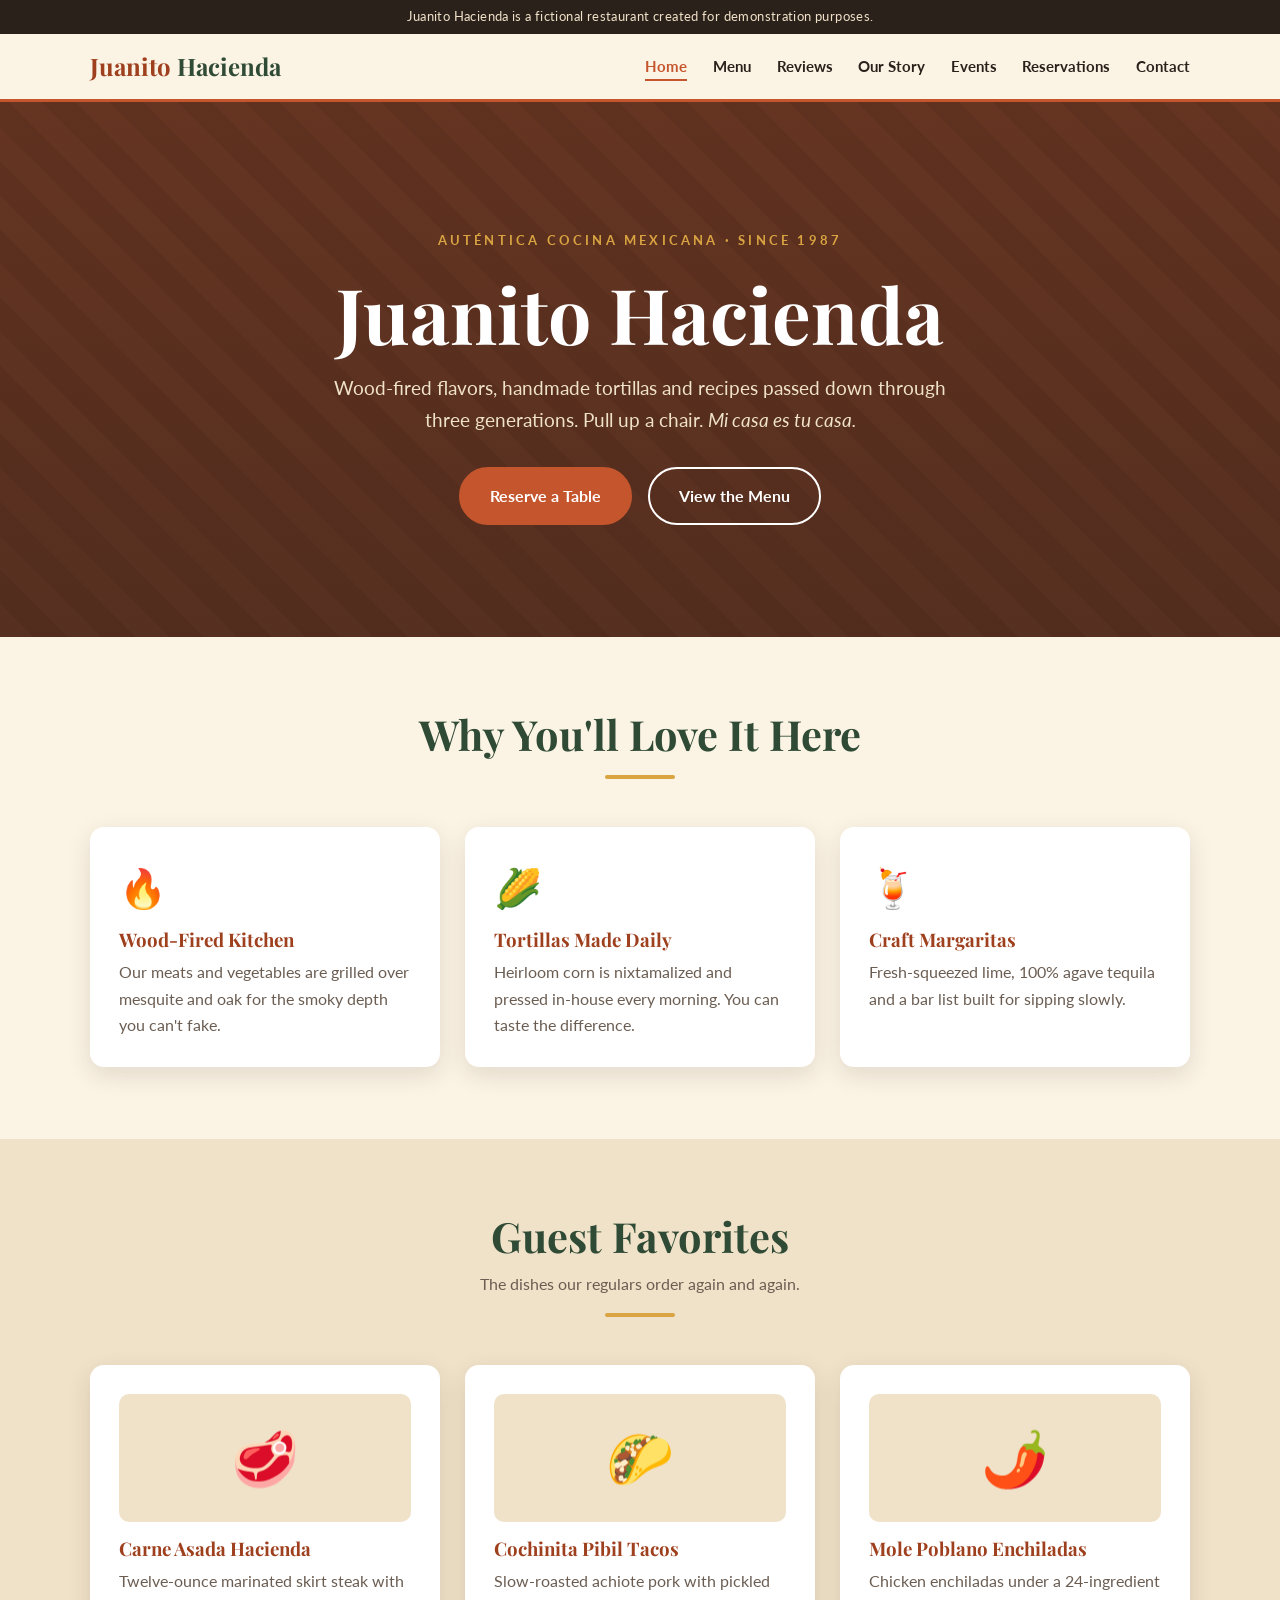
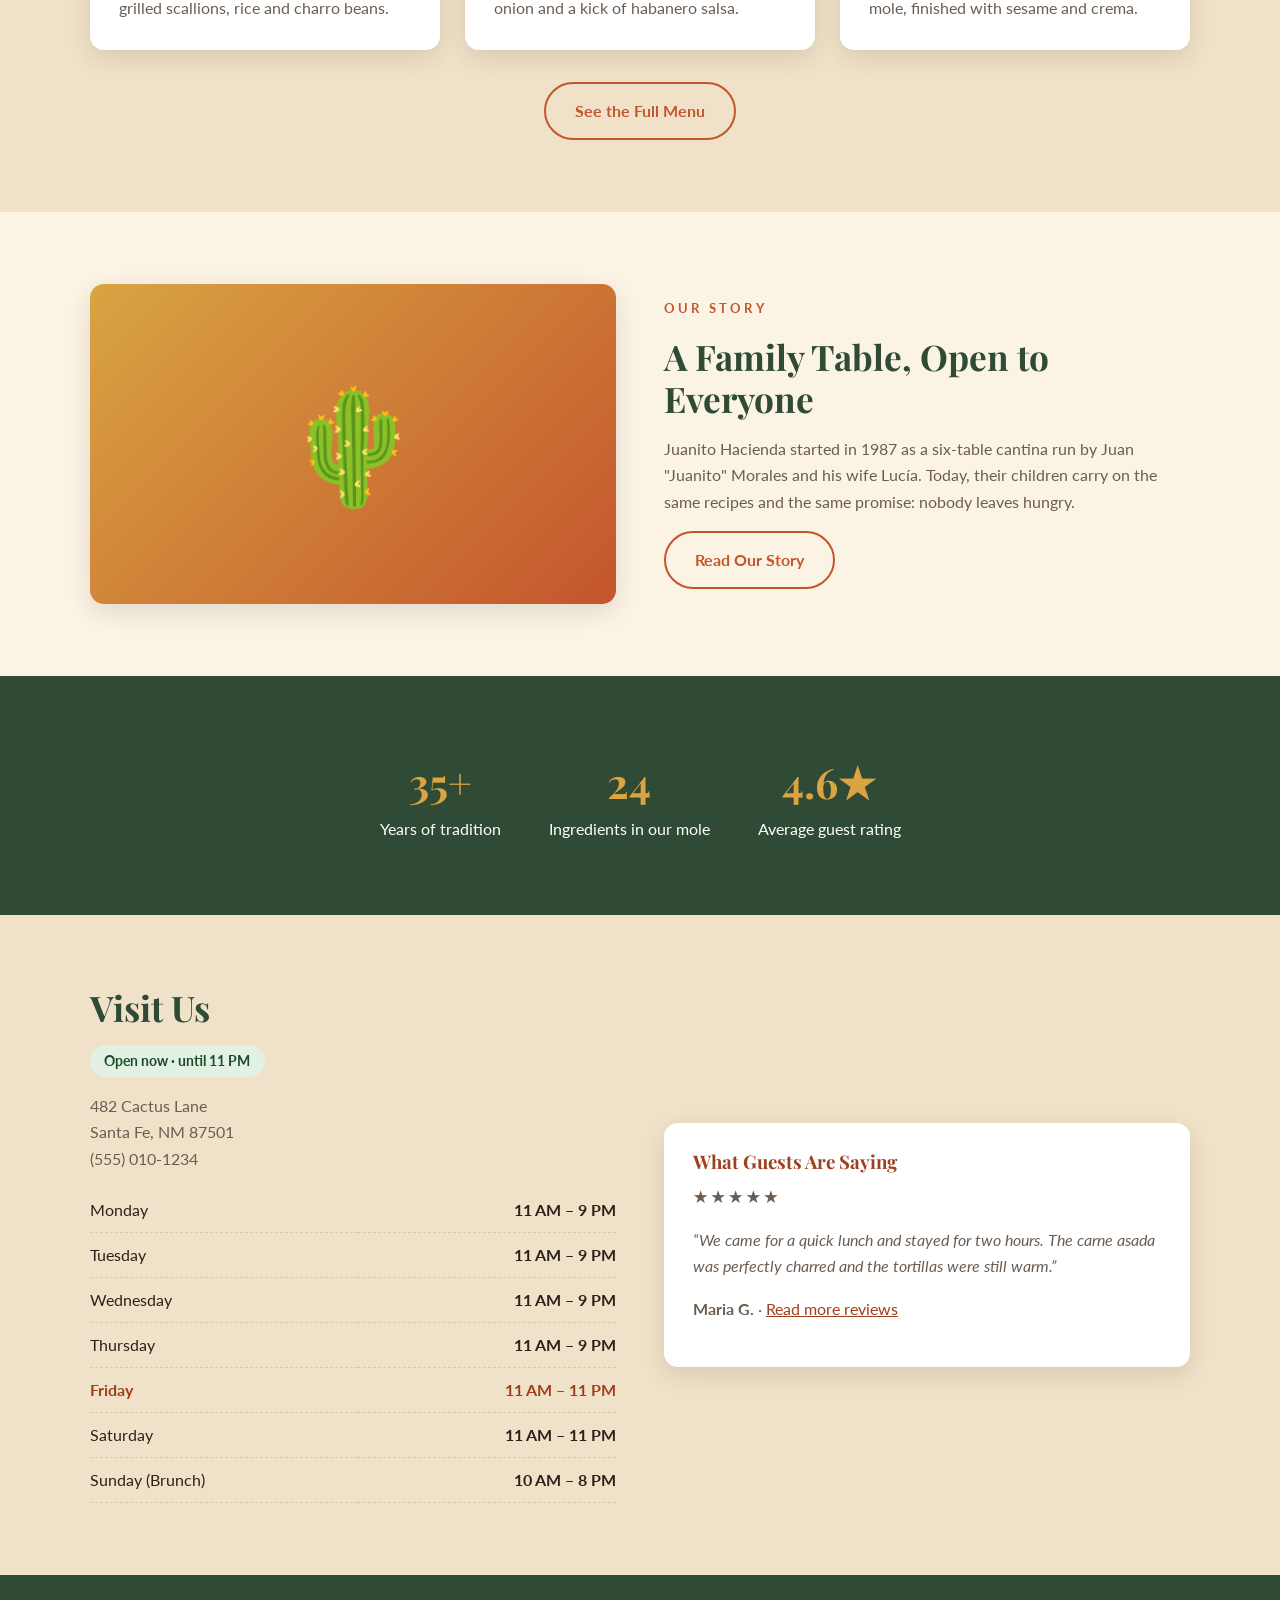
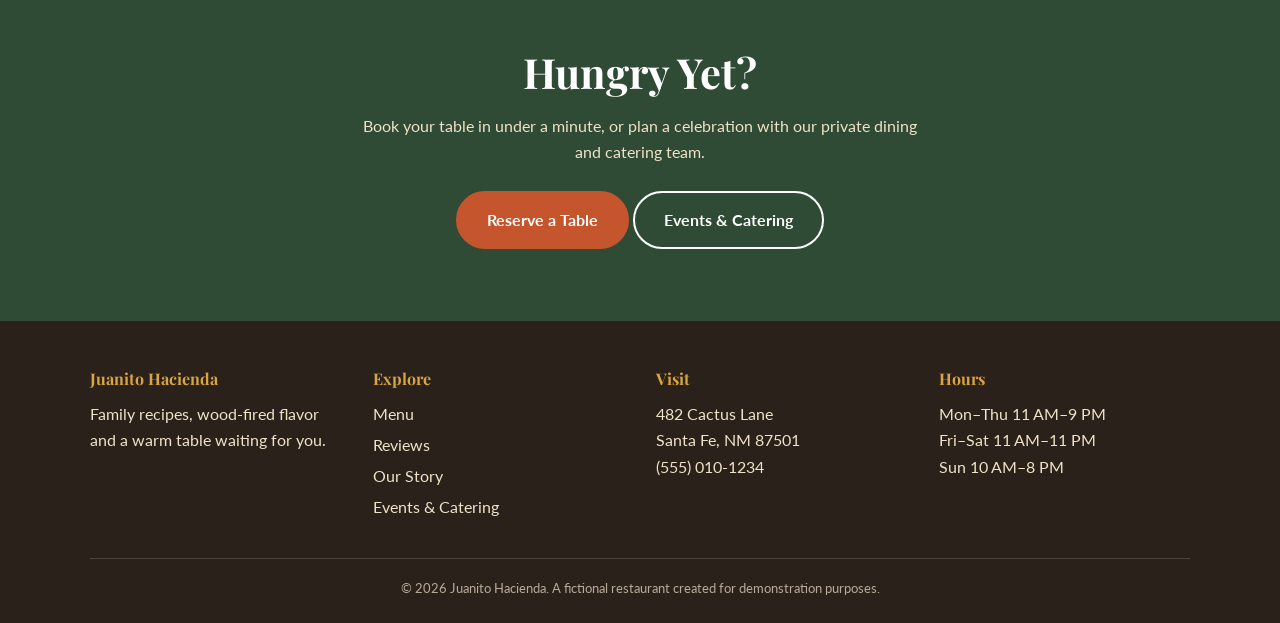
<file: index.html>
<!DOCTYPE html>
<html lang="en">
<head>
  <meta charset="UTF-8">
  <meta name="viewport" content="width=device-width, initial-scale=1.0">
  <title>Juanito Hacienda | Authentic Mexican Kitchen</title>
  <meta name="description" content="Juanito Hacienda serves wood-fired Mexican classics, handmade tortillas and family recipes. A fictional restaurant demo site.">
  <link rel="preconnect" href="https://fonts.googleapis.com">
  <link rel="preconnect" href="https://fonts.gstatic.com" crossorigin>
  <link href="https://fonts.googleapis.com/css2?family=Lato:wght@400;700&family=Playfair+Display:wght@600;700&display=swap" rel="stylesheet">
  <link rel="stylesheet" href="css/style.css">
  <link rel="icon" href="data:image/svg+xml,%3Csvg xmlns='http://www.w3.org/2000/svg' viewBox='0 0 100 100'%3E%3Ctext y='.9em' font-size='90'%3E🌮%3C/text%3E%3C/svg%3E">
  <script src="js/main.js" defer></script>
</head>
<body>
  <div class="demo-banner">Juanito Hacienda is a fictional restaurant created for demonstration purposes.</div>
  <header>
    <div class="container nav">
      <a class="logo" href="index.html">Juanito <span>Hacienda</span></a>
      <button class="menu-toggle" aria-label="Toggle navigation" aria-expanded="false" aria-controls="nav-links">☰</button>
      <ul id="nav-links">
        <li><a href="index.html">Home</a></li>
        <li><a href="menu.html">Menu</a></li>
        <li><a href="reviews.html">Reviews</a></li>
        <li><a href="about.html">Our Story</a></li>
        <li><a href="events.html">Events</a></li>
        <li><a href="reservations.html">Reservations</a></li>
        <li><a href="contact.html">Contact</a></li>
      </ul>
    </div>
  </header>

  <main>
    <section class="hero">
      <div class="container">
        <p class="eyebrow">Auténtica Cocina Mexicana · Since 1987</p>
        <h1>Juanito Hacienda</h1>
        <p class="tag">Wood-fired flavors, handmade tortillas and recipes passed down through three generations. Pull up a chair. <em>Mi casa es tu casa.</em></p>
        <div class="actions">
          <a class="btn" href="reservations.html">Reserve a Table</a>
          <a class="btn outline" href="menu.html">View the Menu</a>
        </div>
      </div>
    </section>

    <section>
      <div class="container">
        <div class="section-title reveal">
          <h2>Why You'll Love It Here</h2>
          <div class="divider"></div>
        </div>
        <div class="grid three">
          <div class="card reveal">
            <div class="icon">🔥</div>
            <h3>Wood-Fired Kitchen</h3>
            <p>Our meats and vegetables are grilled over mesquite and oak for the smoky depth you can't fake.</p>
          </div>
          <div class="card reveal">
            <div class="icon">🌽</div>
            <h3>Tortillas Made Daily</h3>
            <p>Heirloom corn is nixtamalized and pressed in-house every morning. You can taste the difference.</p>
          </div>
          <div class="card reveal">
            <div class="icon">🍹</div>
            <h3>Craft Margaritas</h3>
            <p>Fresh-squeezed lime, 100% agave tequila and a bar list built for sipping slowly.</p>
          </div>
        </div>
      </div>
    </section>

    <section class="alt">
      <div class="container">
        <div class="section-title reveal">
          <h2>Guest Favorites</h2>
          <p>The dishes our regulars order again and again.</p>
          <div class="divider"></div>
        </div>
        <div class="grid three">
          <div class="card reveal">
            <div class="dish-art">🥩</div>
            <h3>Carne Asada Hacienda</h3>
            <p>Twelve-ounce marinated skirt steak with grilled scallions, rice and charro beans.</p>
          </div>
          <div class="card reveal">
            <div class="dish-art">🌮</div>
            <h3>Cochinita Pibil Tacos</h3>
            <p>Slow-roasted achiote pork with pickled onion and a kick of habanero salsa.</p>
          </div>
          <div class="card reveal">
            <div class="dish-art">🌶️</div>
            <h3>Mole Poblano Enchiladas</h3>
            <p>Chicken enchiladas under a 24-ingredient mole, finished with sesame and crema.</p>
          </div>
        </div>
        <p class="center mt"><a class="btn dark-outline" href="menu.html">See the Full Menu</a></p>
      </div>
    </section>

    <section>
      <div class="container split">
        <div class="art-block reveal" role="img" aria-label="Decorative sun and cactus">🌵</div>
        <div class="reveal">
          <p class="eyebrow" style="color: var(--terracotta);">Our Story</p>
          <h2>A Family Table, Open to Everyone</h2>
          <p>Juanito Hacienda started in 1987 as a six-table cantina run by Juan "Juanito" Morales and his wife Lucía. Today, their children carry on the same recipes and the same promise: nobody leaves hungry.</p>
          <a class="btn dark-outline" href="about.html">Read Our Story</a>
        </div>
      </div>
    </section>

    <section class="green-band">
      <div class="container">
        <div class="stat-row">
          <div class="stat reveal"><strong>35+</strong>Years of tradition</div>
          <div class="stat reveal"><strong>24</strong>Ingredients in our mole</div>
          <div class="stat reveal"><strong>4.6★</strong>Average guest rating</div>
        </div>
      </div>
    </section>

    <section class="alt">
      <div class="container split">
        <div class="reveal">
          <h2>Visit Us</h2>
          <p><span id="open-status"></span></p>
          <p>482 Cactus Lane<br>Santa Fe, NM 87501<br>(555) 010-1234</p>
          <table class="hours-table" aria-label="Opening hours">
            <tr data-day="1"><td>Monday</td><td>11 AM – 9 PM</td></tr>
            <tr data-day="2"><td>Tuesday</td><td>11 AM – 9 PM</td></tr>
            <tr data-day="3"><td>Wednesday</td><td>11 AM – 9 PM</td></tr>
            <tr data-day="4"><td>Thursday</td><td>11 AM – 9 PM</td></tr>
            <tr data-day="5"><td>Friday</td><td>11 AM – 11 PM</td></tr>
            <tr data-day="6"><td>Saturday</td><td>11 AM – 11 PM</td></tr>
            <tr data-day="0"><td>Sunday (Brunch)</td><td>10 AM – 8 PM</td></tr>
          </table>
        </div>
        <div class="card reveal">
          <h3>What Guests Are Saying</h3>
          <p class="stars">★★★★★</p>
          <p><em>“We came for a quick lunch and stayed for two hours. The carne asada was perfectly charred and the tortillas were still warm.”</em></p>
          <p><strong>Maria G.</strong> · <a href="reviews.html">Read more reviews</a></p>
        </div>
      </div>
    </section>

    <section class="green-band cta">
      <div class="container">
        <h2>Hungry Yet?</h2>
        <p>Book your table in under a minute, or plan a celebration with our private dining and catering team.</p>
        <a class="btn" href="reservations.html">Reserve a Table</a>
        <a class="btn outline" href="events.html">Events &amp; Catering</a>
      </div>
    </section>
  </main>

  <footer>
    <div class="container">
      <div class="footer-grid">
        <div><h4>Juanito Hacienda</h4><p>Family recipes, wood-fired flavor and a warm table waiting for you.</p></div>
        <div><h4>Explore</h4><a href="menu.html">Menu</a><a href="reviews.html">Reviews</a><a href="about.html">Our Story</a><a href="events.html">Events &amp; Catering</a></div>
        <div><h4>Visit</h4><p>482 Cactus Lane<br>Santa Fe, NM 87501</p><p>(555) 010-1234</p></div>
        <div><h4>Hours</h4><p>Mon–Thu 11 AM–9 PM<br>Fri–Sat 11 AM–11 PM<br>Sun 10 AM–8 PM</p></div>
      </div>
      <div class="footer-bottom">© <span class="year"></span> Juanito Hacienda. A fictional restaurant created for demonstration purposes.</div>
    </div>
  </footer>
</body>
</html>
</file>
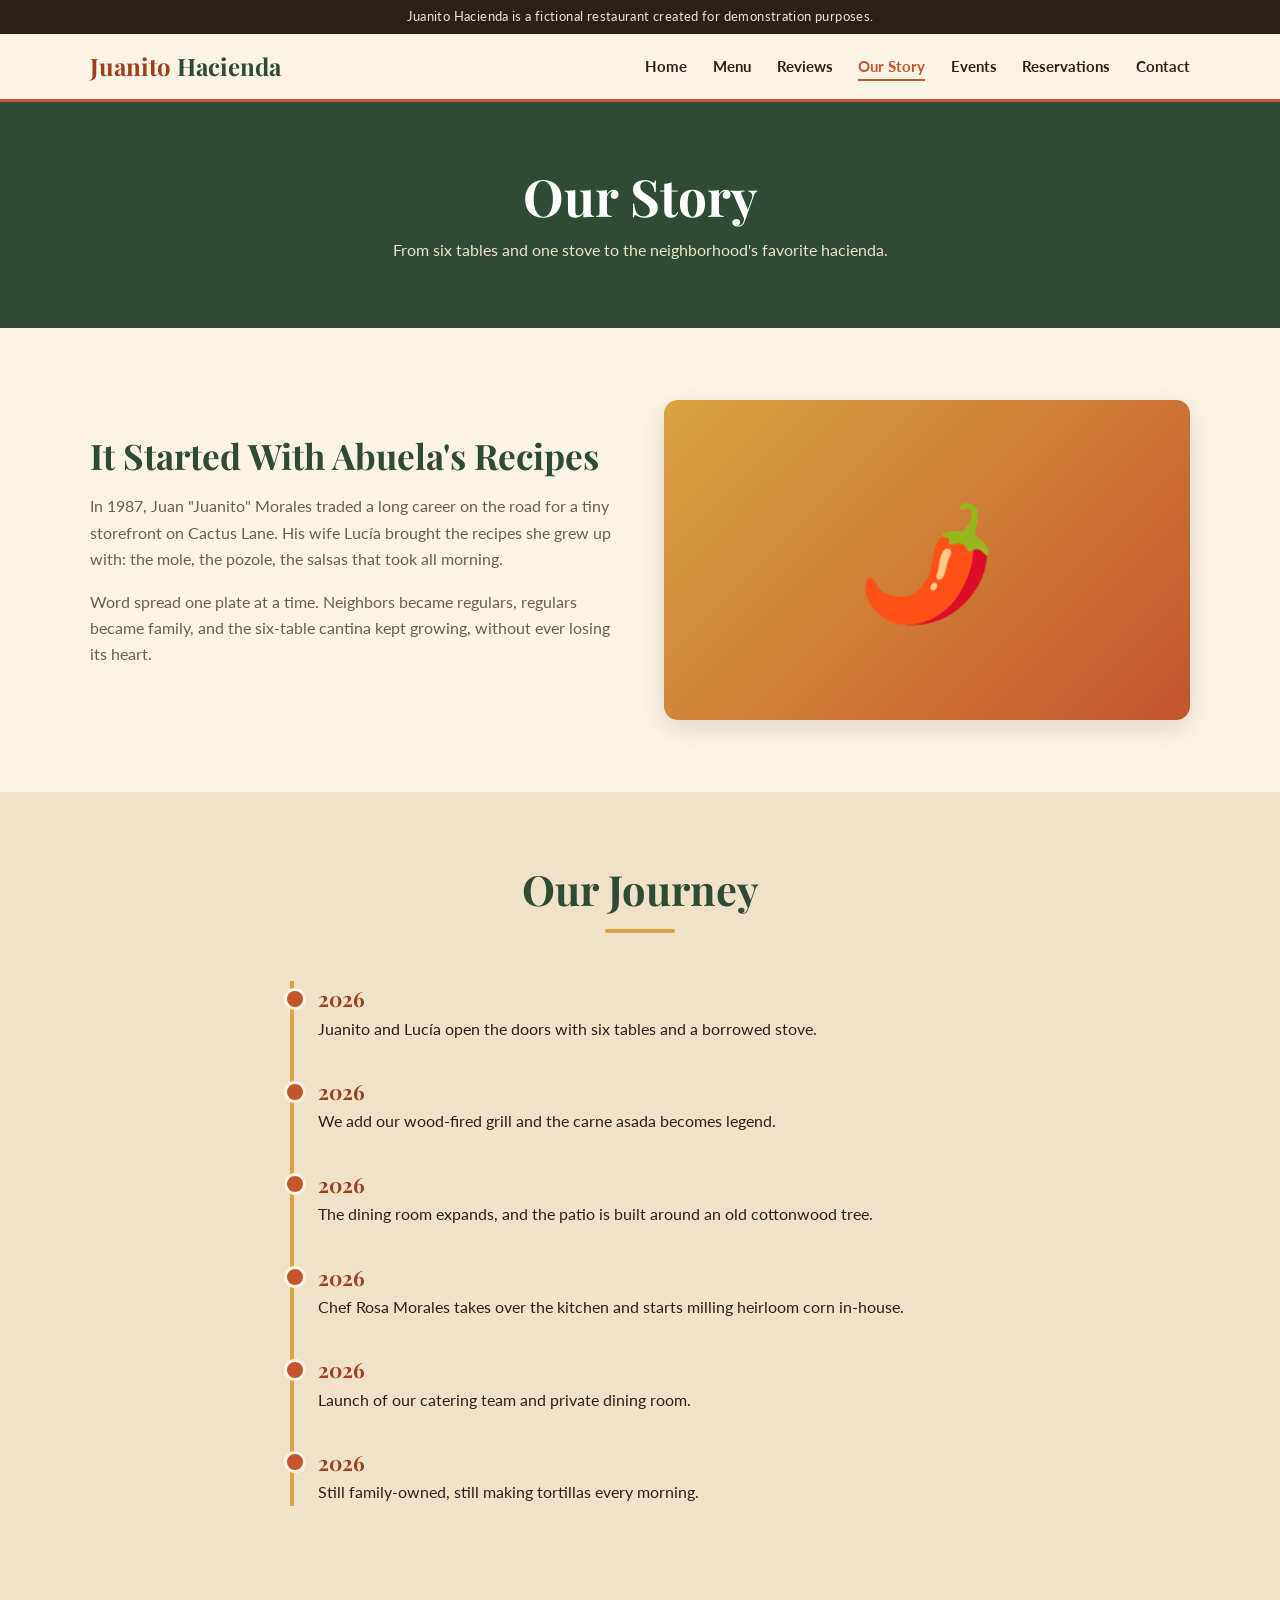
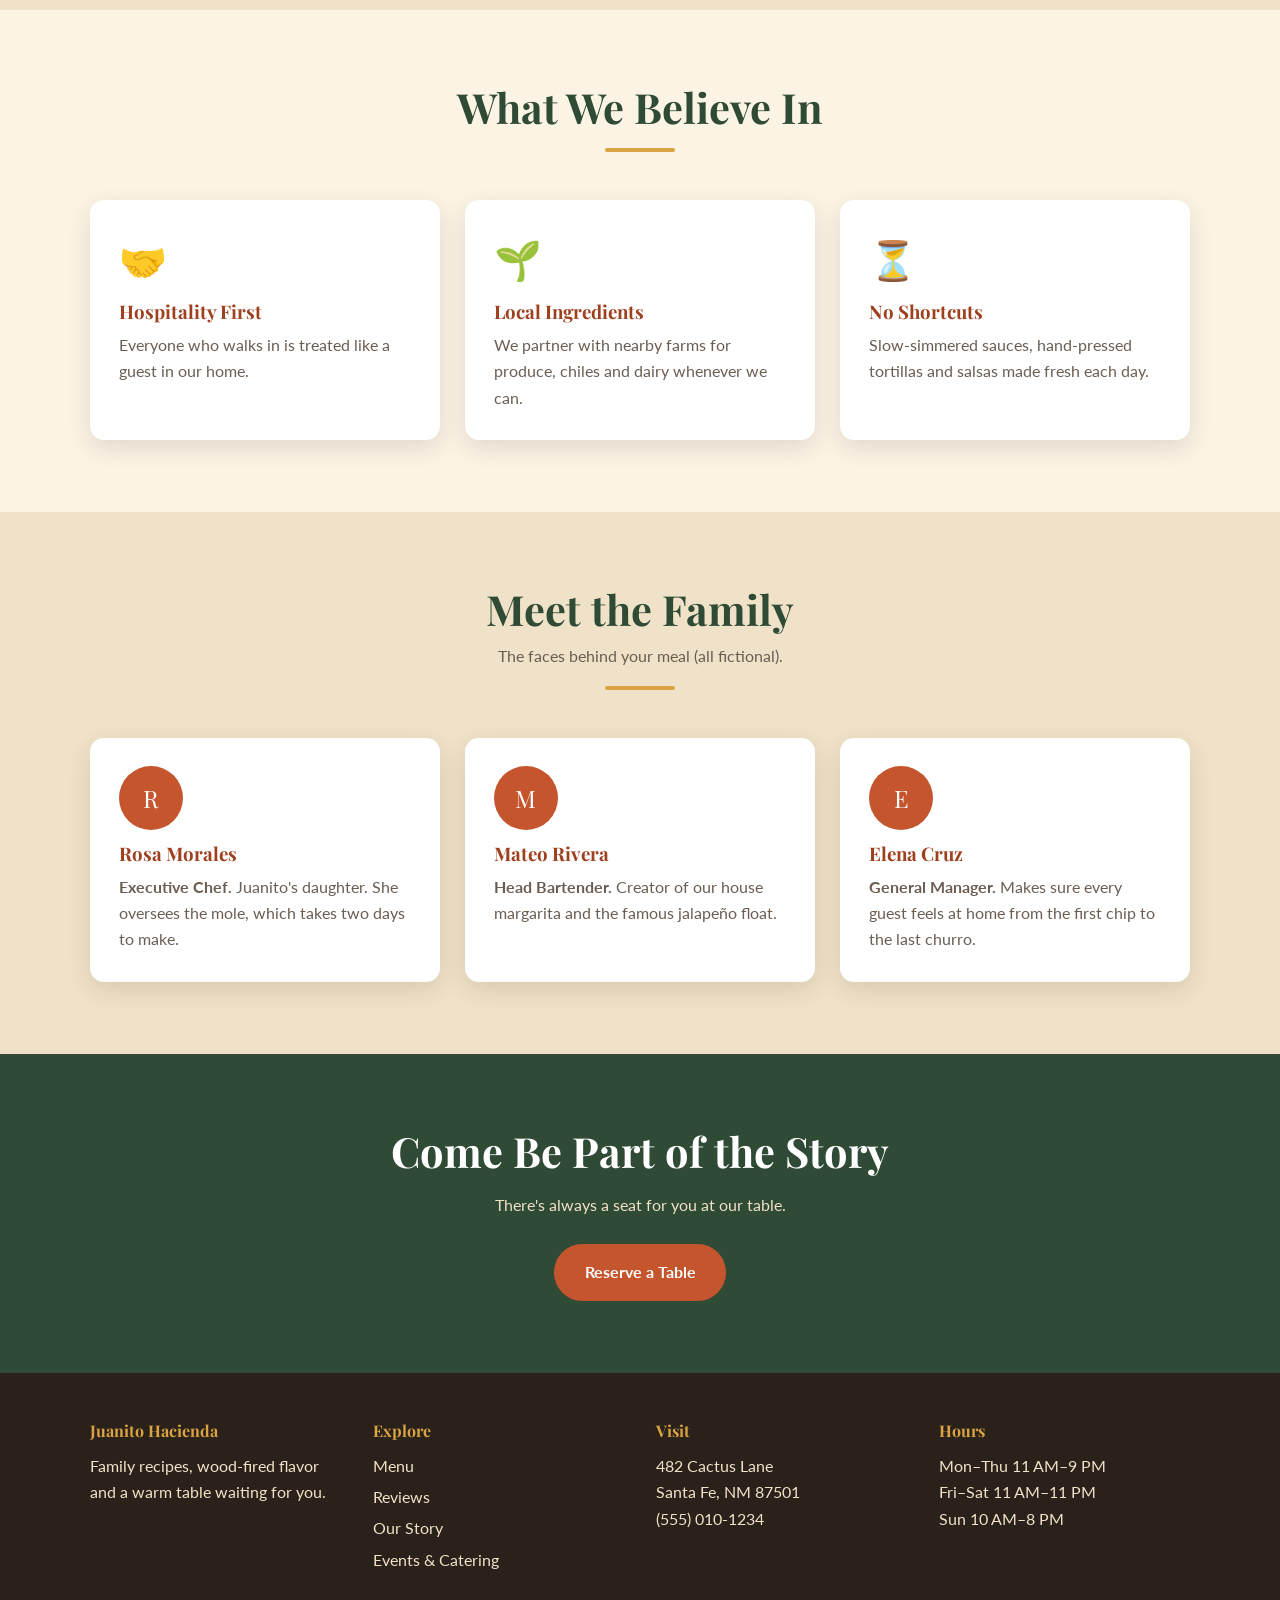
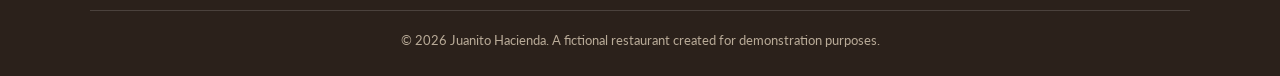
<file: about.html>
<!DOCTYPE html>
<html lang="en">
<head>
  <meta charset="UTF-8">
  <meta name="viewport" content="width=device-width, initial-scale=1.0">
  <title>Our Story | Juanito Hacienda</title>
  <meta name="description" content="The story of Juanito Hacienda: a family cantina that grew into a neighborhood favorite.">
  <link rel="preconnect" href="https://fonts.googleapis.com">
  <link rel="preconnect" href="https://fonts.gstatic.com" crossorigin>
  <link href="https://fonts.googleapis.com/css2?family=Lato:wght@400;700&family=Playfair+Display:wght@600;700&display=swap" rel="stylesheet">
  <link rel="stylesheet" href="css/style.css">
  <link rel="icon" href="data:image/svg+xml,%3Csvg xmlns='http://www.w3.org/2000/svg' viewBox='0 0 100 100'%3E%3Ctext y='.9em' font-size='90'%3E🌮%3C/text%3E%3C/svg%3E">
  <script src="js/main.js" defer></script>
</head>
<body>
  <div class="demo-banner">Juanito Hacienda is a fictional restaurant created for demonstration purposes.</div>
  <header>
    <div class="container nav">
      <a class="logo" href="index.html">Juanito <span>Hacienda</span></a>
      <button class="menu-toggle" aria-label="Toggle navigation" aria-expanded="false" aria-controls="nav-links">☰</button>
      <ul id="nav-links">
        <li><a href="index.html">Home</a></li>
        <li><a href="menu.html">Menu</a></li>
        <li><a href="reviews.html">Reviews</a></li>
        <li><a href="about.html">Our Story</a></li>
        <li><a href="events.html">Events</a></li>
        <li><a href="reservations.html">Reservations</a></li>
        <li><a href="contact.html">Contact</a></li>
      </ul>
    </div>
  </header>

  <main>
    <section class="page-hero">
      <div class="container">
        <h1>Our Story</h1>
        <p>From six tables and one stove to the neighborhood's favorite hacienda.</p>
      </div>
    </section>

    <section>
      <div class="container split">
        <div class="reveal">
          <h2>It Started With Abuela's Recipes</h2>
          <p>In 1987, Juan "Juanito" Morales traded a long career on the road for a tiny storefront on Cactus Lane. His wife Lucía brought the recipes she grew up with: the mole, the pozole, the salsas that took all morning.</p>
          <p>Word spread one plate at a time. Neighbors became regulars, regulars became family, and the six-table cantina kept growing, without ever losing its heart.</p>
        </div>
        <div class="art-block reveal" role="img" aria-label="Decorative chili pepper">🌶️</div>
      </div>
    </section>

    <section class="alt">
      <div class="container">
        <div class="section-title">
          <h2>Our Journey</h2>
          <div class="divider"></div>
        </div>
        <div class="timeline">
          <div class="event reveal"><div class="year">1987</div><p>Juanito and Lucía open the doors with six tables and a borrowed stove.</p></div>
          <div class="event reveal"><div class="year">1994</div><p>We add our wood-fired grill and the carne asada becomes legend.</p></div>
          <div class="event reveal"><div class="year">2003</div><p>The dining room expands, and the patio is built around an old cottonwood tree.</p></div>
          <div class="event reveal"><div class="year">2012</div><p>Chef Rosa Morales takes over the kitchen and starts milling heirloom corn in-house.</p></div>
          <div class="event reveal"><div class="year">2019</div><p>Launch of our catering team and private dining room.</p></div>
          <div class="event reveal"><div class="year">2026</div><p>Still family-owned, still making tortillas every morning.</p></div>
        </div>
      </div>
    </section>

    <section>
      <div class="container">
        <div class="section-title">
          <h2>What We Believe In</h2>
          <div class="divider"></div>
        </div>
        <div class="grid three">
          <div class="card reveal"><div class="icon">🤝</div><h3>Hospitality First</h3><p>Everyone who walks in is treated like a guest in our home.</p></div>
          <div class="card reveal"><div class="icon">🌱</div><h3>Local Ingredients</h3><p>We partner with nearby farms for produce, chiles and dairy whenever we can.</p></div>
          <div class="card reveal"><div class="icon">⏳</div><h3>No Shortcuts</h3><p>Slow-simmered sauces, hand-pressed tortillas and salsas made fresh each day.</p></div>
        </div>
      </div>
    </section>

    <section class="alt">
      <div class="container">
        <div class="section-title">
          <h2>Meet the Family</h2>
          <p>The faces behind your meal (all fictional).</p>
          <div class="divider"></div>
        </div>
        <div class="grid three">
          <div class="card reveal"><div class="avatar">R</div><h3>Rosa Morales</h3><p><strong>Executive Chef.</strong> Juanito's daughter. She oversees the mole, which takes two days to make.</p></div>
          <div class="card reveal"><div class="avatar">M</div><h3>Mateo Rivera</h3><p><strong>Head Bartender.</strong> Creator of our house margarita and the famous jalapeño float.</p></div>
          <div class="card reveal"><div class="avatar">E</div><h3>Elena Cruz</h3><p><strong>General Manager.</strong> Makes sure every guest feels at home from the first chip to the last churro.</p></div>
        </div>
      </div>
    </section>

    <section class="green-band cta">
      <div class="container">
        <h2>Come Be Part of the Story</h2>
        <p>There's always a seat for you at our table.</p>
        <a class="btn" href="reservations.html">Reserve a Table</a>
      </div>
    </section>
  </main>

  <footer>
    <div class="container">
      <div class="footer-grid">
        <div><h4>Juanito Hacienda</h4><p>Family recipes, wood-fired flavor and a warm table waiting for you.</p></div>
        <div><h4>Explore</h4><a href="menu.html">Menu</a><a href="reviews.html">Reviews</a><a href="about.html">Our Story</a><a href="events.html">Events &amp; Catering</a></div>
        <div><h4>Visit</h4><p>482 Cactus Lane<br>Santa Fe, NM 87501</p><p>(555) 010-1234</p></div>
        <div><h4>Hours</h4><p>Mon–Thu 11 AM–9 PM<br>Fri–Sat 11 AM–11 PM<br>Sun 10 AM–8 PM</p></div>
      </div>
      <div class="footer-bottom">© <span class="year"></span> Juanito Hacienda. A fictional restaurant created for demonstration purposes.</div>
    </div>
  </footer>
</body>
</html>
</file>
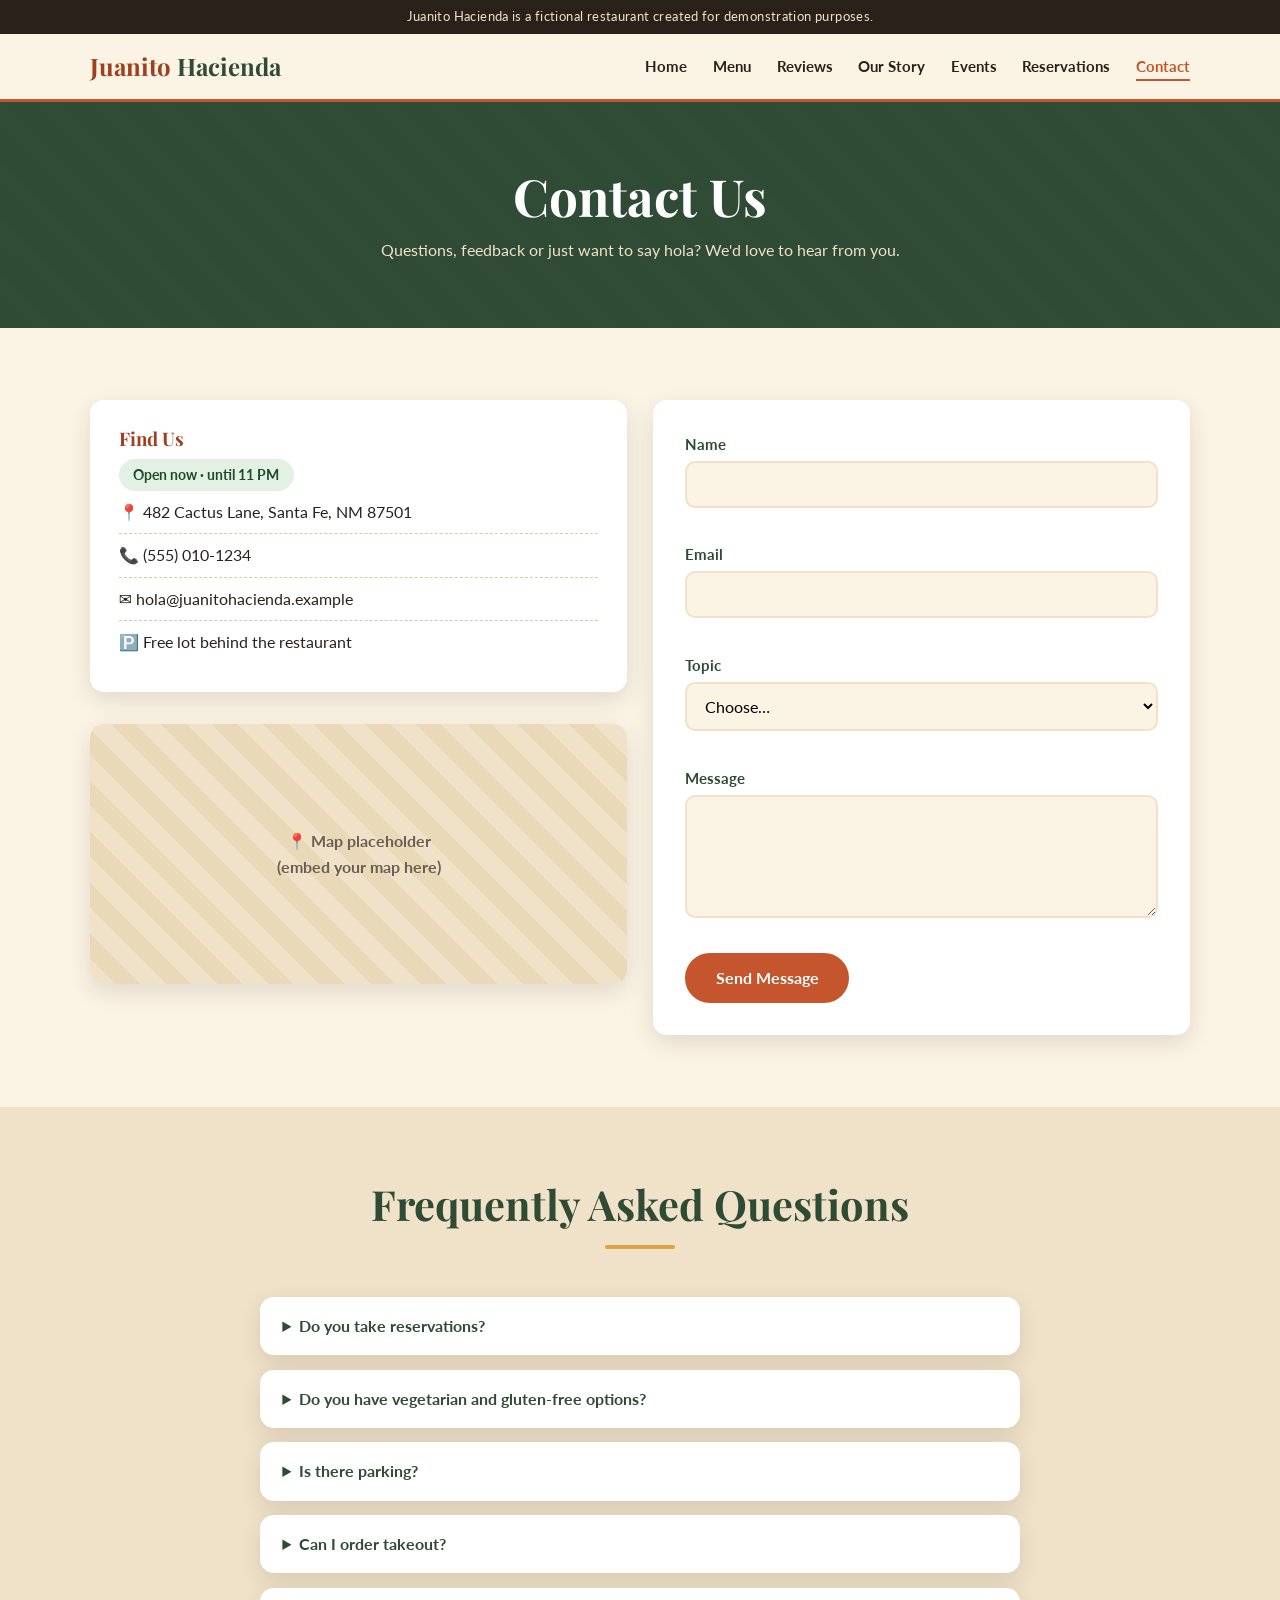
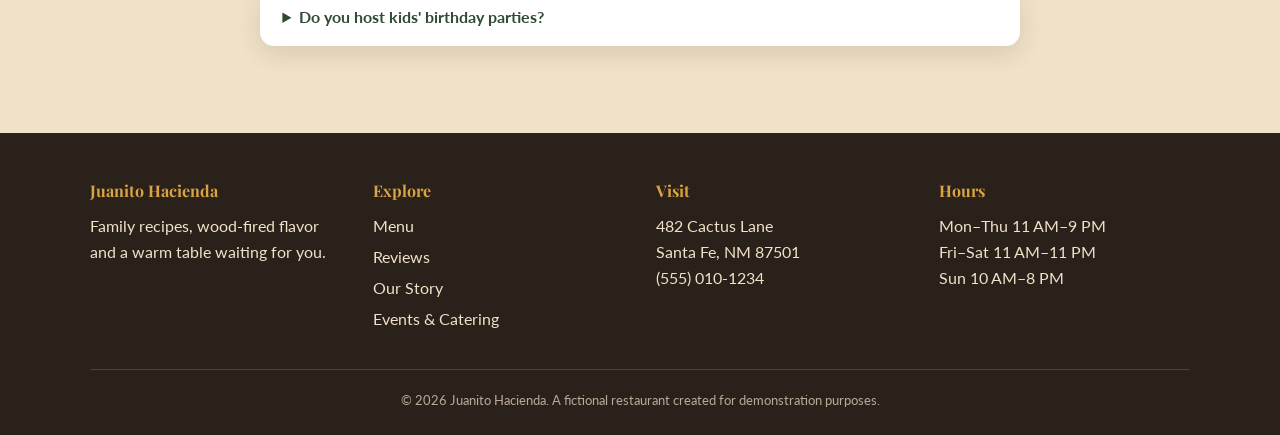
<file: contact.html>
<!DOCTYPE html>
<html lang="en">
<head>
  <meta charset="UTF-8">
  <meta name="viewport" content="width=device-width, initial-scale=1.0">
  <title>Contact | Juanito Hacienda</title>
  <meta name="description" content="Contact Juanito Hacienda: address, phone, hours and answers to common questions.">
  <link rel="preconnect" href="https://fonts.googleapis.com">
  <link rel="preconnect" href="https://fonts.gstatic.com" crossorigin>
  <link href="https://fonts.googleapis.com/css2?family=Lato:wght@400;700&family=Playfair+Display:wght@600;700&display=swap" rel="stylesheet">
  <link rel="stylesheet" href="css/style.css">
  <link rel="icon" href="data:image/svg+xml,%3Csvg xmlns='http://www.w3.org/2000/svg' viewBox='0 0 100 100'%3E%3Ctext y='.9em' font-size='90'%3E🌮%3C/text%3E%3C/svg%3E">
  <script src="js/main.js" defer></script>
</head>
<body>
  <div class="demo-banner">Juanito Hacienda is a fictional restaurant created for demonstration purposes.</div>
  <header>
    <div class="container nav">
      <a class="logo" href="index.html">Juanito <span>Hacienda</span></a>
      <button class="menu-toggle" aria-label="Toggle navigation" aria-expanded="false" aria-controls="nav-links">☰</button>
      <ul id="nav-links">
        <li><a href="index.html">Home</a></li>
        <li><a href="menu.html">Menu</a></li>
        <li><a href="reviews.html">Reviews</a></li>
        <li><a href="about.html">Our Story</a></li>
        <li><a href="events.html">Events</a></li>
        <li><a href="reservations.html">Reservations</a></li>
        <li><a href="contact.html">Contact</a></li>
      </ul>
    </div>
  </header>

  <main>
    <section class="page-hero">
      <div class="container">
        <h1>Contact Us</h1>
        <p>Questions, feedback or just want to say hola? We'd love to hear from you.</p>
      </div>
    </section>

    <section>
      <div class="container">
        <div class="grid two">
          <div>
            <div class="card reveal">
              <h3>Find Us</h3>
              <p><span id="open-status"></span></p>
              <ul class="info-list">
                <li>📍 482 Cactus Lane, Santa Fe, NM 87501</li>
                <li>📞 (555) 010-1234</li>
                <li>✉️ hola@juanitohacienda.example</li>
                <li>🅿️ Free lot behind the restaurant</li>
              </ul>
            </div>
            <div class="map-placeholder mt reveal" role="img" aria-label="Map placeholder">📍 Map placeholder<br>(embed your map here)</div>
          </div>

          <form class="styled" data-demo-form data-success="Thanks! We received your message. (Demo only: nothing was actually sent.)" novalidate style="margin: 0; max-width: none;">
            <div class="field"><label for="c-name">Name</label><input id="c-name" type="text" required autocomplete="name"><span class="error"></span></div>
            <div class="field"><label for="c-email">Email</label><input id="c-email" type="email" required autocomplete="email"><span class="error"></span></div>
            <div class="field">
              <label for="c-topic">Topic</label>
              <select id="c-topic" required>
                <option value="">Choose…</option>
                <option>General question</option>
                <option>Feedback</option>
                <option>Lost &amp; found</option>
                <option>Careers</option>
                <option>Press</option>
              </select>
              <span class="error"></span>
            </div>
            <div class="field"><label for="c-msg">Message</label><textarea id="c-msg" rows="5" required></textarea><span class="error"></span></div>
            <button class="btn" type="submit">Send Message</button>
            <div class="success" role="status"></div>
          </form>
        </div>
      </div>
    </section>

    <section class="alt">
      <div class="container" style="max-width: 760px;">
        <div class="section-title">
          <h2>Frequently Asked Questions</h2>
          <div class="divider"></div>
        </div>
        <details class="faq"><summary>Do you take reservations?</summary><p>Yes! Book online on our reservations page. Walk-ins are always welcome, and the patio is first come, first served.</p></details>
        <details class="faq"><summary>Do you have vegetarian and gluten-free options?</summary><p>Absolutely. Look for the V and GF badges on our menu, and let your server know about any allergies.</p></details>
        <details class="faq"><summary>Is there parking?</summary><p>There is a free lot behind the restaurant, plus street parking on Cactus Lane.</p></details>
        <details class="faq"><summary>Can I order takeout?</summary><p>Yes. Call us at (555) 010-1234 and we'll have it ready in about 20 minutes.</p></details>
        <details class="faq"><summary>Do you host kids' birthday parties?</summary><p>We do! See our <a href="events.html">events page</a> for private dining and party packages.</p></details>
      </div>
    </section>
  </main>

  <footer>
    <div class="container">
      <div class="footer-grid">
        <div><h4>Juanito Hacienda</h4><p>Family recipes, wood-fired flavor and a warm table waiting for you.</p></div>
        <div><h4>Explore</h4><a href="menu.html">Menu</a><a href="reviews.html">Reviews</a><a href="about.html">Our Story</a><a href="events.html">Events &amp; Catering</a></div>
        <div><h4>Visit</h4><p>482 Cactus Lane<br>Santa Fe, NM 87501</p><p>(555) 010-1234</p></div>
        <div><h4>Hours</h4><p>Mon–Thu 11 AM–9 PM<br>Fri–Sat 11 AM–11 PM<br>Sun 10 AM–8 PM</p></div>
      </div>
      <div class="footer-bottom">© <span class="year"></span> Juanito Hacienda. A fictional restaurant created for demonstration purposes.</div>
    </div>
  </footer>
</body>
</html>
</file>
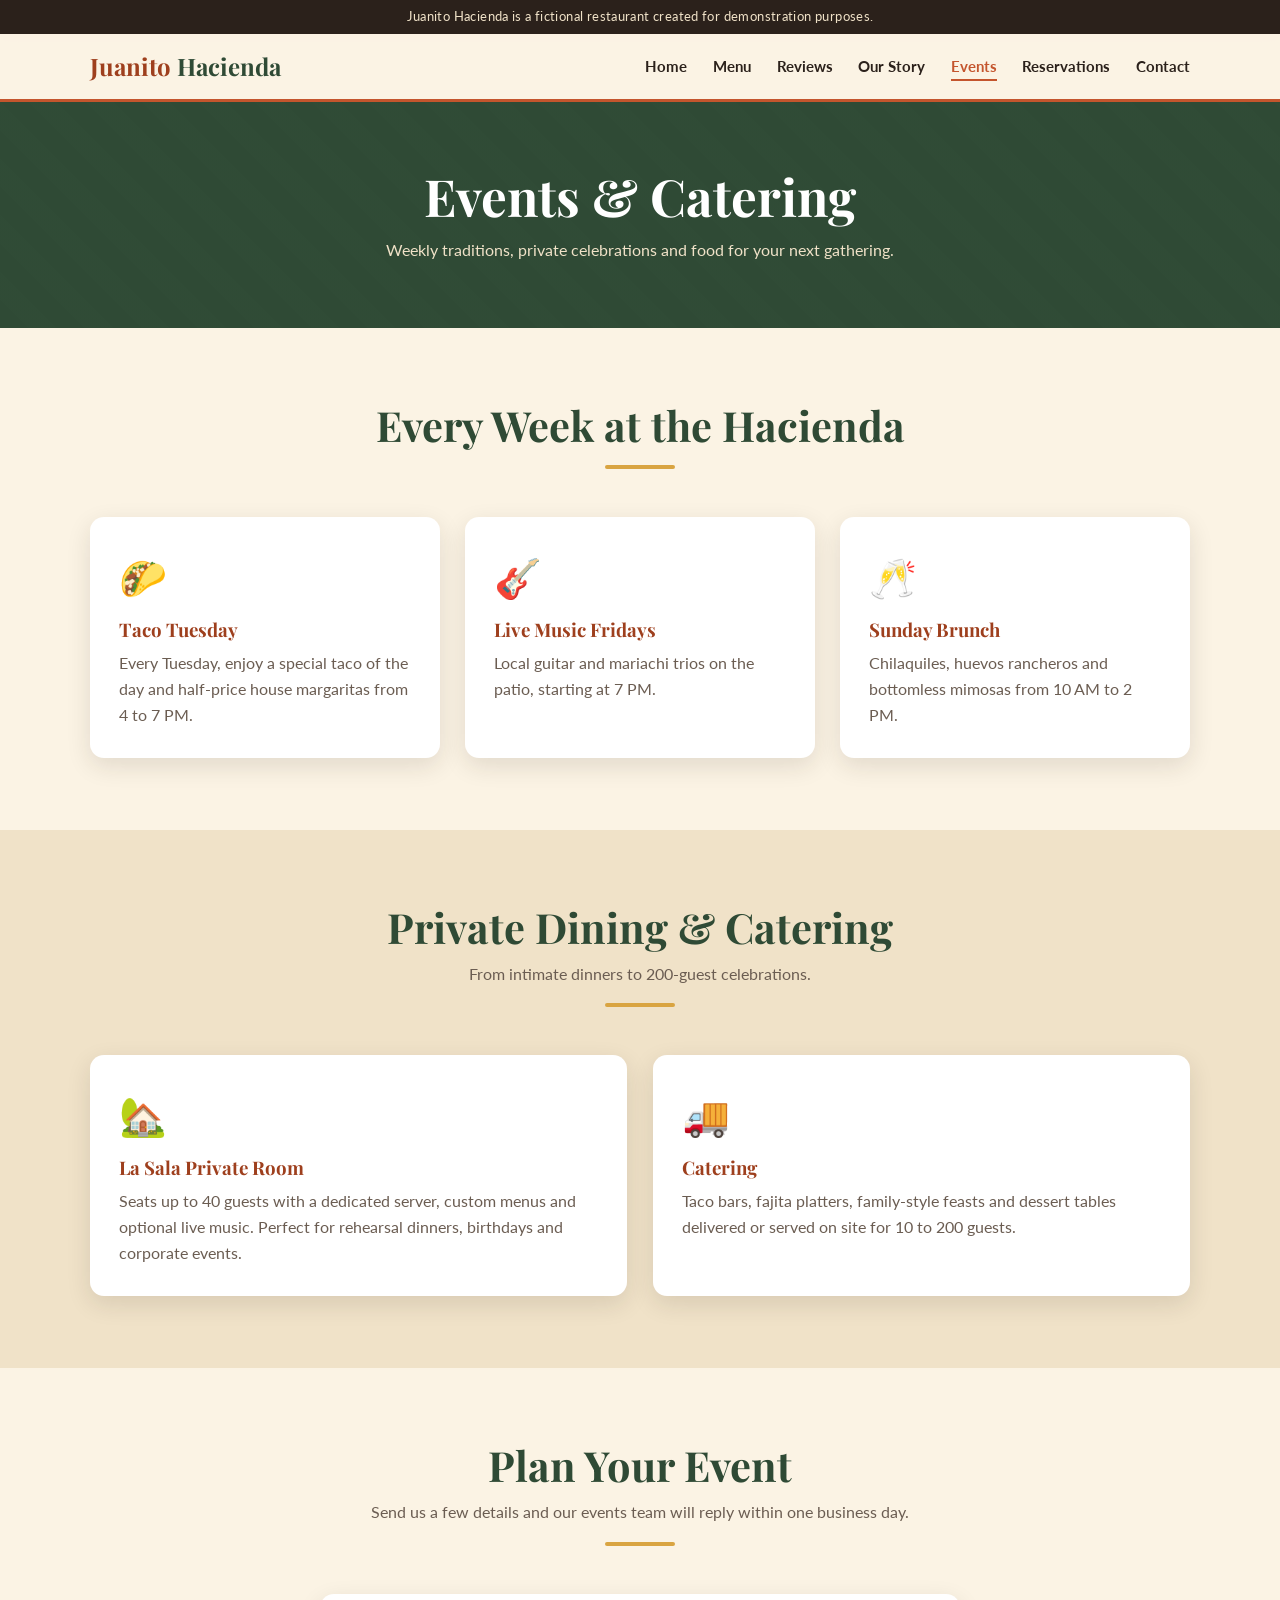
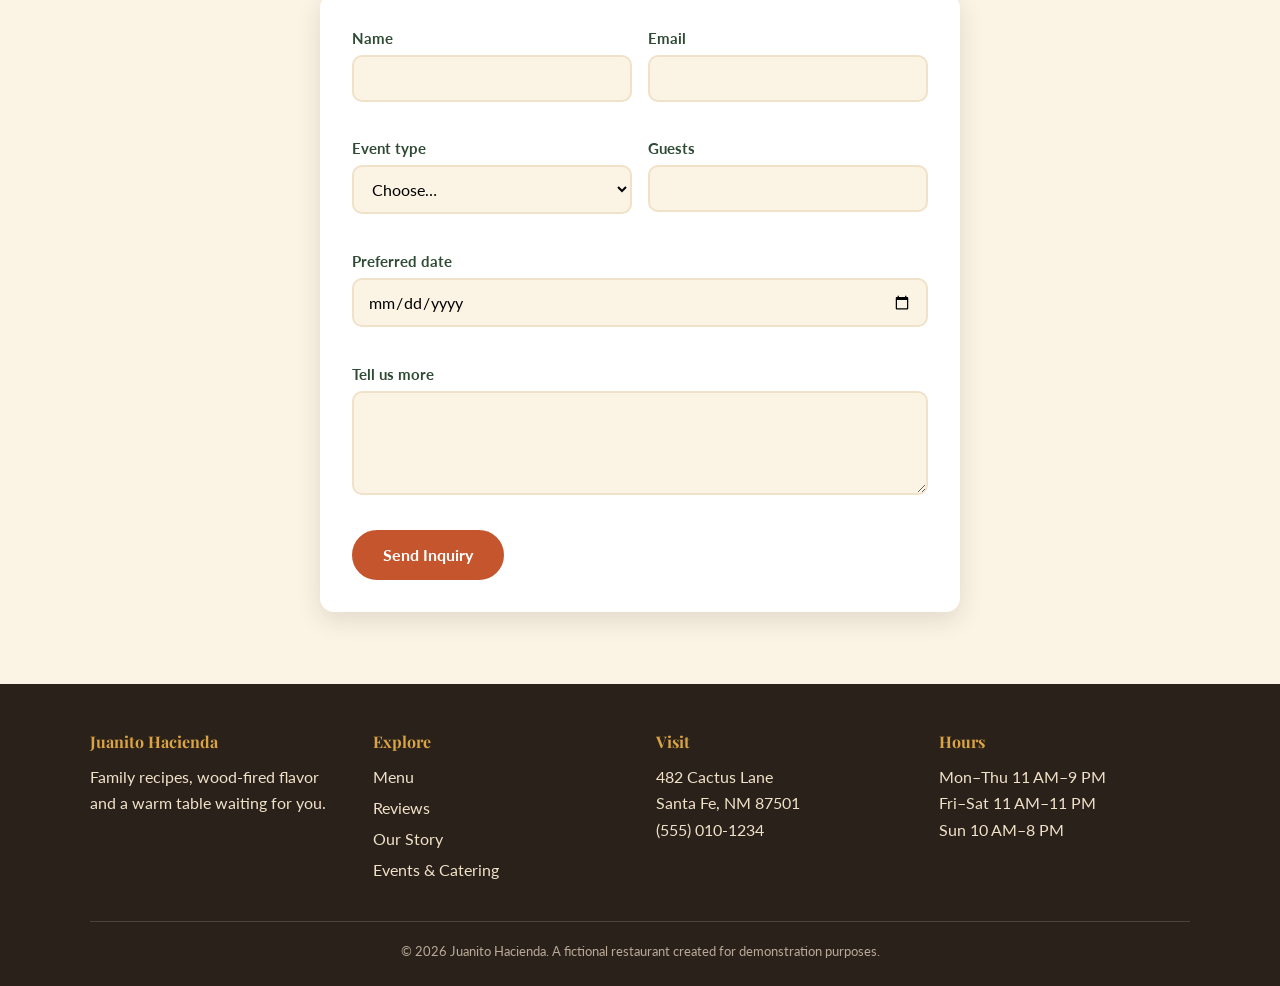
<file: events.html>
<!DOCTYPE html>
<html lang="en">
<head>
  <meta charset="UTF-8">
  <meta name="viewport" content="width=device-width, initial-scale=1.0">
  <title>Events &amp; Catering | Juanito Hacienda</title>
  <meta name="description" content="Weekly specials, live music, private dining and catering at Juanito Hacienda.">
  <link rel="preconnect" href="https://fonts.googleapis.com">
  <link rel="preconnect" href="https://fonts.gstatic.com" crossorigin>
  <link href="https://fonts.googleapis.com/css2?family=Lato:wght@400;700&family=Playfair+Display:wght@600;700&display=swap" rel="stylesheet">
  <link rel="stylesheet" href="css/style.css">
  <link rel="icon" href="data:image/svg+xml,%3Csvg xmlns='http://www.w3.org/2000/svg' viewBox='0 0 100 100'%3E%3Ctext y='.9em' font-size='90'%3E🌮%3C/text%3E%3C/svg%3E">
  <script src="js/main.js" defer></script>
</head>
<body>
  <div class="demo-banner">Juanito Hacienda is a fictional restaurant created for demonstration purposes.</div>
  <header>
    <div class="container nav">
      <a class="logo" href="index.html">Juanito <span>Hacienda</span></a>
      <button class="menu-toggle" aria-label="Toggle navigation" aria-expanded="false" aria-controls="nav-links">☰</button>
      <ul id="nav-links">
        <li><a href="index.html">Home</a></li>
        <li><a href="menu.html">Menu</a></li>
        <li><a href="reviews.html">Reviews</a></li>
        <li><a href="about.html">Our Story</a></li>
        <li><a href="events.html">Events</a></li>
        <li><a href="reservations.html">Reservations</a></li>
        <li><a href="contact.html">Contact</a></li>
      </ul>
    </div>
  </header>

  <main>
    <section class="page-hero">
      <div class="container">
        <h1>Events &amp; Catering</h1>
        <p>Weekly traditions, private celebrations and food for your next gathering.</p>
      </div>
    </section>

    <section>
      <div class="container">
        <div class="section-title">
          <h2>Every Week at the Hacienda</h2>
          <div class="divider"></div>
        </div>
        <div class="grid three">
          <div class="card reveal"><div class="icon">🌮</div><h3>Taco Tuesday</h3><p>Every Tuesday, enjoy a special taco of the day and half-price house margaritas from 4 to 7 PM.</p></div>
          <div class="card reveal"><div class="icon">🎸</div><h3>Live Music Fridays</h3><p>Local guitar and mariachi trios on the patio, starting at 7 PM.</p></div>
          <div class="card reveal"><div class="icon">🥂</div><h3>Sunday Brunch</h3><p>Chilaquiles, huevos rancheros and bottomless mimosas from 10 AM to 2 PM.</p></div>
        </div>
      </div>
    </section>

    <section class="alt">
      <div class="container">
        <div class="section-title">
          <h2>Private Dining &amp; Catering</h2>
          <p>From intimate dinners to 200-guest celebrations.</p>
          <div class="divider"></div>
        </div>
        <div class="grid two">
          <div class="card reveal">
            <div class="icon">🏡</div>
            <h3>La Sala Private Room</h3>
            <p>Seats up to 40 guests with a dedicated server, custom menus and optional live music. Perfect for rehearsal dinners, birthdays and corporate events.</p>
          </div>
          <div class="card reveal">
            <div class="icon">🚚</div>
            <h3>Catering</h3>
            <p>Taco bars, fajita platters, family-style feasts and dessert tables delivered or served on site for 10 to 200 guests.</p>
          </div>
        </div>
      </div>
    </section>

    <section>
      <div class="container">
        <div class="section-title">
          <h2>Plan Your Event</h2>
          <p>Send us a few details and our events team will reply within one business day.</p>
          <div class="divider"></div>
        </div>
        <form class="styled" data-demo-form data-success="Thanks! Your inquiry has been received. (Demo only: nothing was actually sent.)" novalidate>
          <div class="form-row">
            <div class="field"><label for="e-name">Name</label><input id="e-name" type="text" required><span class="error"></span></div>
            <div class="field"><label for="e-email">Email</label><input id="e-email" type="email" required><span class="error"></span></div>
          </div>
          <div class="form-row">
            <div class="field">
              <label for="e-type">Event type</label>
              <select id="e-type" required>
                <option value="">Choose…</option>
                <option>Private dining</option>
                <option>Catering (delivery)</option>
                <option>Catering (on site)</option>
                <option>Corporate event</option>
                <option>Other</option>
              </select>
              <span class="error"></span>
            </div>
            <div class="field"><label for="e-guests">Guests</label><input id="e-guests" type="number" min="1" max="200" required><span class="error"></span></div>
          </div>
          <div class="field"><label for="e-date">Preferred date</label><input id="e-date" type="date" data-min-today required><span class="error"></span></div>
          <div class="field"><label for="e-details">Tell us more</label><textarea id="e-details" rows="4"></textarea><span class="error"></span></div>
          <button class="btn" type="submit">Send Inquiry</button>
          <div class="success" role="status"></div>
        </form>
      </div>
    </section>
  </main>

  <footer>
    <div class="container">
      <div class="footer-grid">
        <div><h4>Juanito Hacienda</h4><p>Family recipes, wood-fired flavor and a warm table waiting for you.</p></div>
        <div><h4>Explore</h4><a href="menu.html">Menu</a><a href="reviews.html">Reviews</a><a href="about.html">Our Story</a><a href="events.html">Events &amp; Catering</a></div>
        <div><h4>Visit</h4><p>482 Cactus Lane<br>Santa Fe, NM 87501</p><p>(555) 010-1234</p></div>
        <div><h4>Hours</h4><p>Mon–Thu 11 AM–9 PM<br>Fri–Sat 11 AM–11 PM<br>Sun 10 AM–8 PM</p></div>
      </div>
      <div class="footer-bottom">© <span class="year"></span> Juanito Hacienda. A fictional restaurant created for demonstration purposes.</div>
    </div>
  </footer>
</body>
</html>
</file>
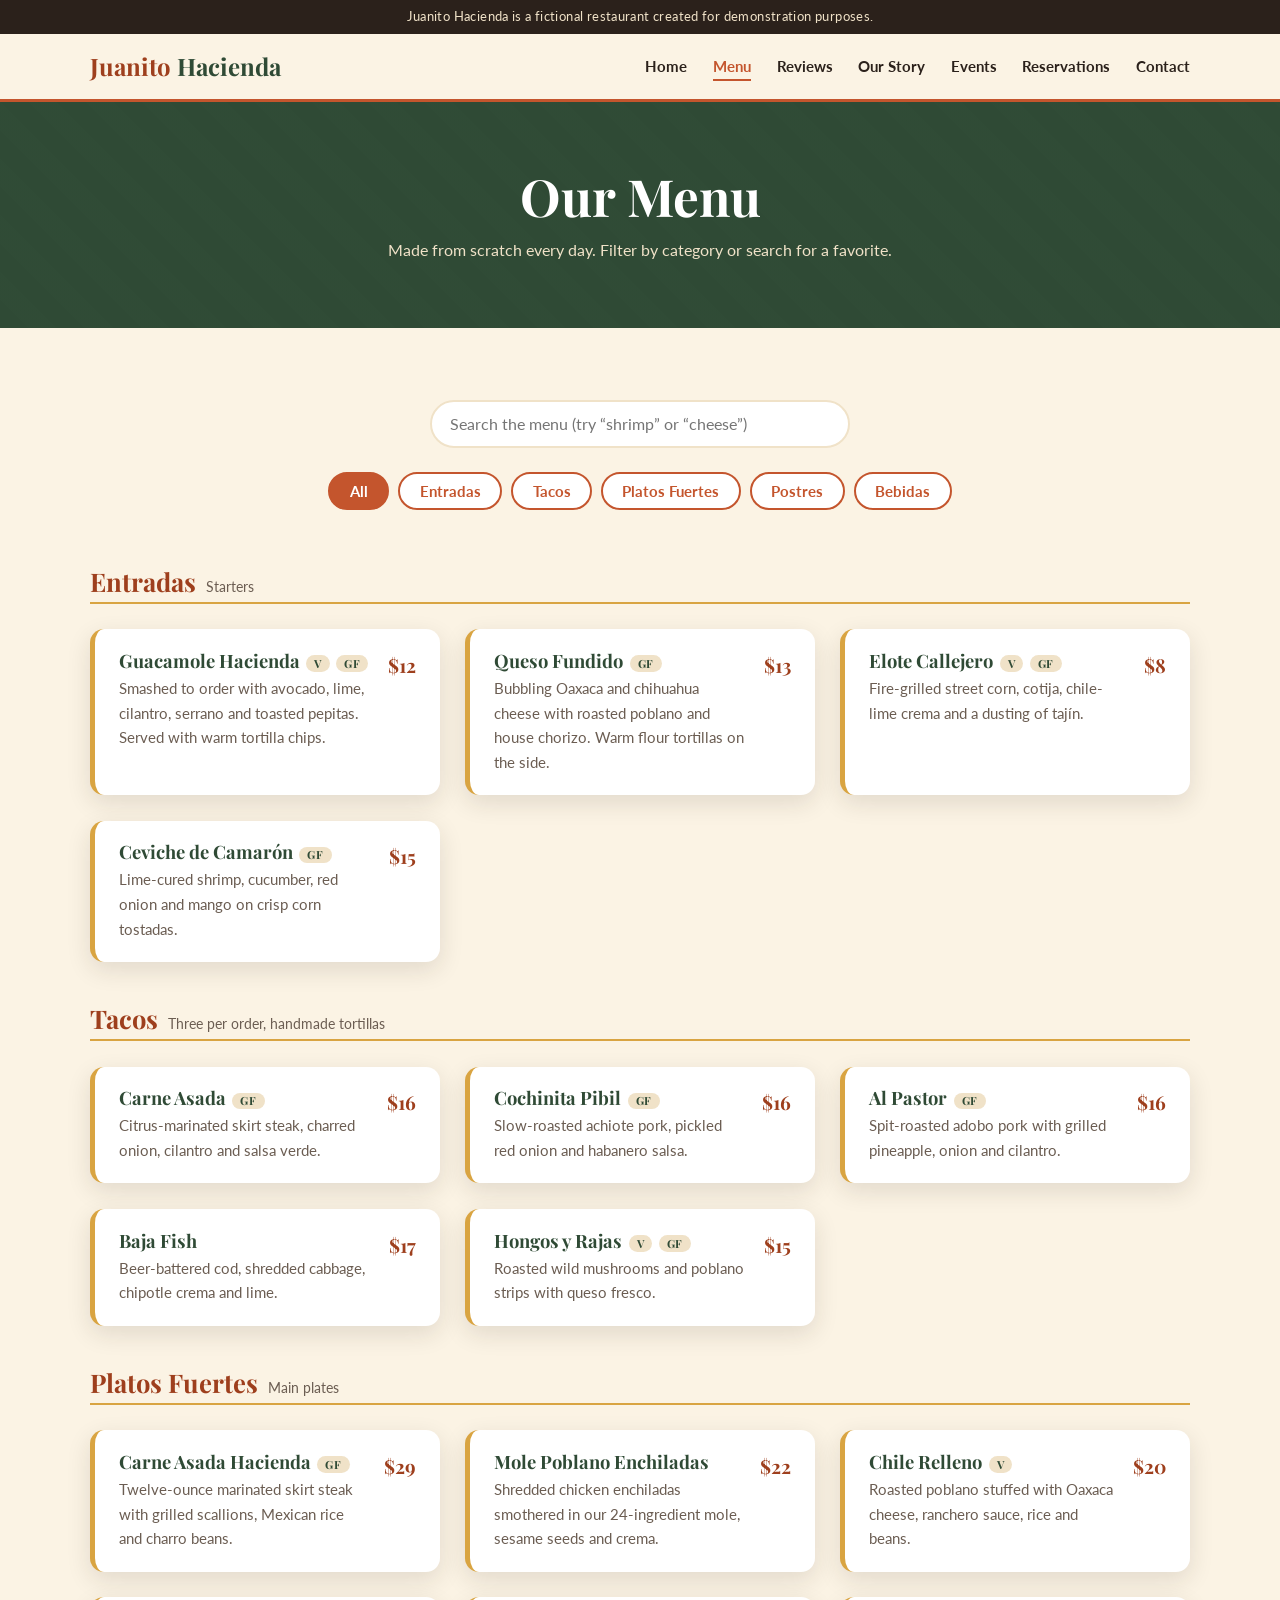
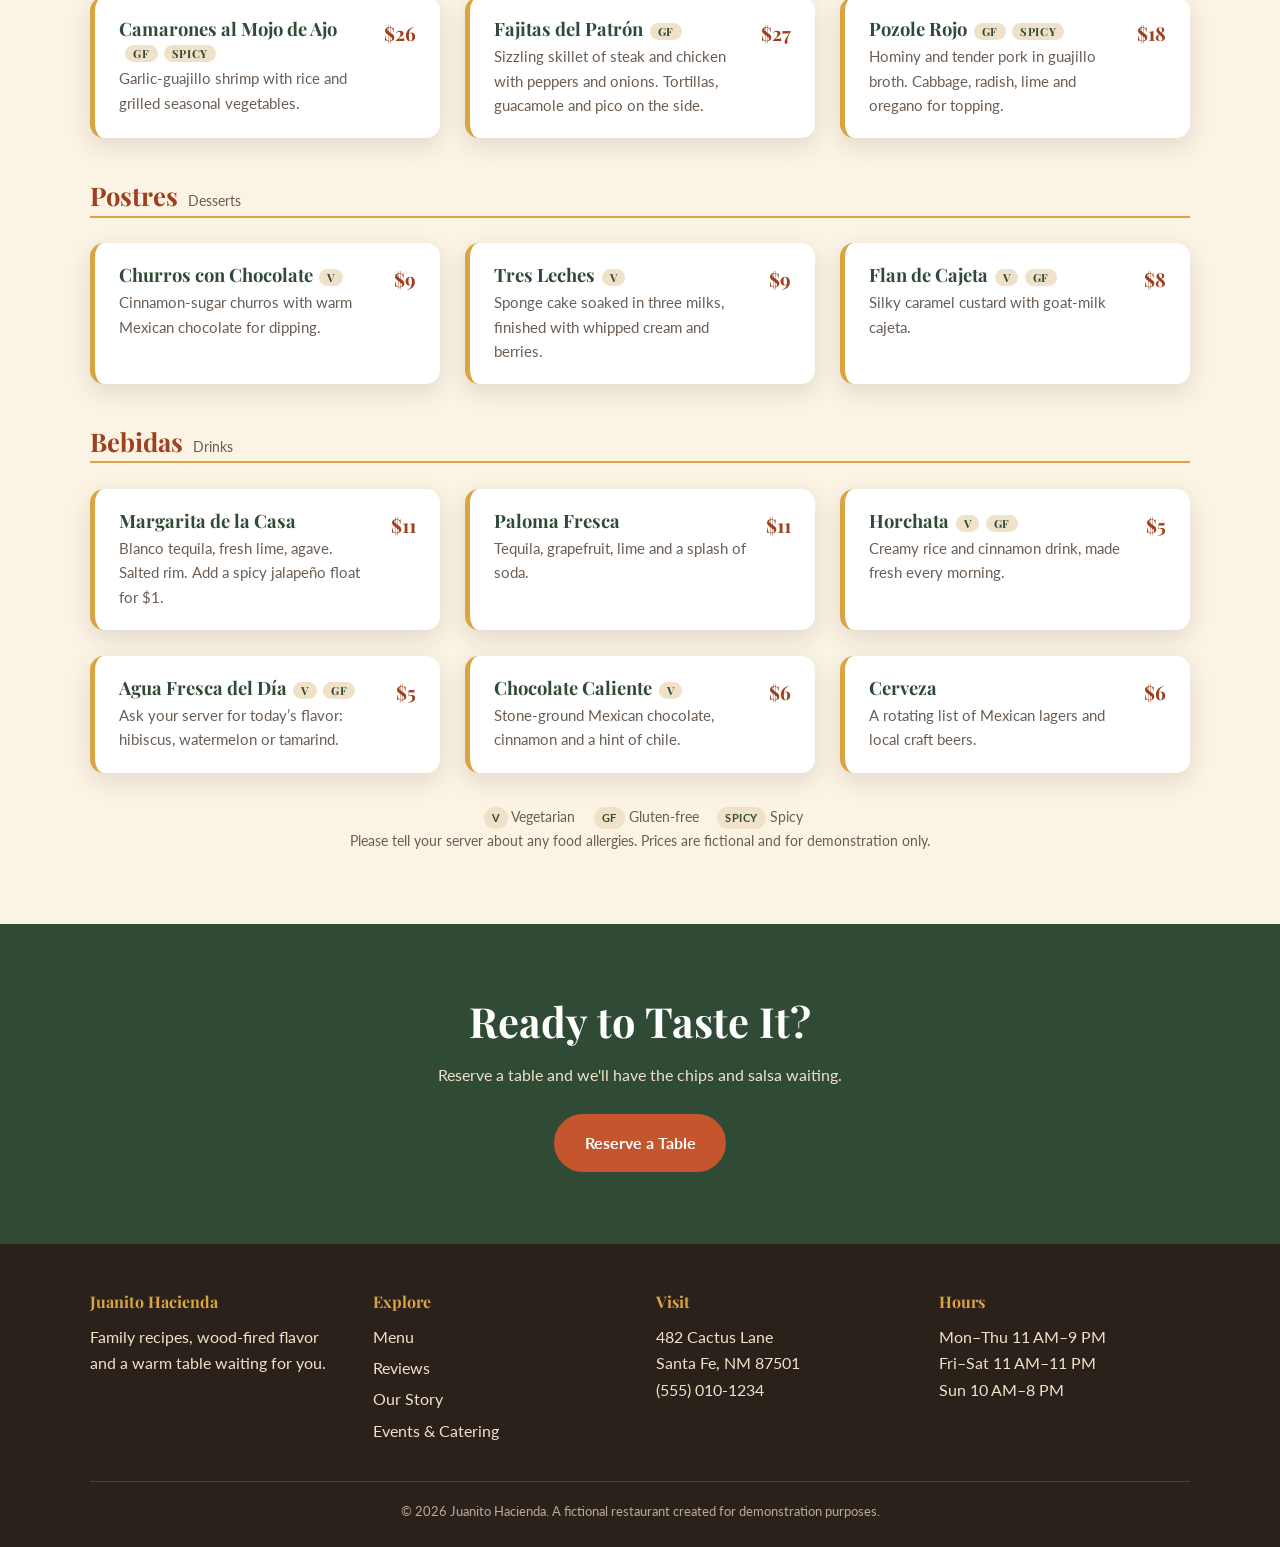
<file: menu.html>
<!DOCTYPE html>
<html lang="en">
<head>
  <meta charset="UTF-8">
  <meta name="viewport" content="width=device-width, initial-scale=1.0">
  <title>Menu | Juanito Hacienda</title>
  <meta name="description" content="Browse the Juanito Hacienda menu: entradas, tacos, platos fuertes, desserts and drinks.">
  <link rel="preconnect" href="https://fonts.googleapis.com">
  <link rel="preconnect" href="https://fonts.gstatic.com" crossorigin>
  <link href="https://fonts.googleapis.com/css2?family=Lato:wght@400;700&family=Playfair+Display:wght@600;700&display=swap" rel="stylesheet">
  <link rel="stylesheet" href="css/style.css">
  <link rel="icon" href="data:image/svg+xml,%3Csvg xmlns='http://www.w3.org/2000/svg' viewBox='0 0 100 100'%3E%3Ctext y='.9em' font-size='90'%3E🌮%3C/text%3E%3C/svg%3E">
  <script src="js/main.js" defer></script>
</head>
<body>
  <div class="demo-banner">Juanito Hacienda is a fictional restaurant created for demonstration purposes.</div>
  <header>
    <div class="container nav">
      <a class="logo" href="index.html">Juanito <span>Hacienda</span></a>
      <button class="menu-toggle" aria-label="Toggle navigation" aria-expanded="false" aria-controls="nav-links">☰</button>
      <ul id="nav-links">
        <li><a href="index.html">Home</a></li>
        <li><a href="menu.html">Menu</a></li>
        <li><a href="reviews.html">Reviews</a></li>
        <li><a href="about.html">Our Story</a></li>
        <li><a href="events.html">Events</a></li>
        <li><a href="reservations.html">Reservations</a></li>
        <li><a href="contact.html">Contact</a></li>
      </ul>
    </div>
  </header>

  <main>
    <section class="page-hero">
      <div class="container">
        <h1>Our Menu</h1>
        <p>Made from scratch every day. Filter by category or search for a favorite.</p>
      </div>
    </section>

    <section>
      <div class="container">
        <div class="search-box">
          <input id="menu-search" type="search" placeholder="Search the menu (try “shrimp” or “cheese”)" aria-label="Search the menu">
        </div>
        <div class="filters" id="menu-filters" role="group" aria-label="Menu categories">
          <button class="filter-btn active" data-cat="all">All</button>
          <button class="filter-btn" data-cat="starters">Entradas</button>
          <button class="filter-btn" data-cat="tacos">Tacos</button>
          <button class="filter-btn" data-cat="mains">Platos Fuertes</button>
          <button class="filter-btn" data-cat="desserts">Postres</button>
          <button class="filter-btn" data-cat="drinks">Bebidas</button>
        </div>

        <div class="grid two" id="menu-grid" aria-live="polite">
          <noscript><p class="empty">Please enable JavaScript to view the menu.</p></noscript>
        </div>

        <p class="menu-note">
          <span class="badge">V</span> Vegetarian &nbsp; <span class="badge">GF</span> Gluten-free &nbsp; <span class="badge">Spicy</span> Spicy<br>
          Please tell your server about any food allergies. Prices are fictional and for demonstration only.
        </p>
      </div>
    </section>

    <section class="green-band cta">
      <div class="container">
        <h2>Ready to Taste It?</h2>
        <p>Reserve a table and we'll have the chips and salsa waiting.</p>
        <a class="btn" href="reservations.html">Reserve a Table</a>
      </div>
    </section>
  </main>

  <footer>
    <div class="container">
      <div class="footer-grid">
        <div><h4>Juanito Hacienda</h4><p>Family recipes, wood-fired flavor and a warm table waiting for you.</p></div>
        <div><h4>Explore</h4><a href="menu.html">Menu</a><a href="reviews.html">Reviews</a><a href="about.html">Our Story</a><a href="events.html">Events &amp; Catering</a></div>
        <div><h4>Visit</h4><p>482 Cactus Lane<br>Santa Fe, NM 87501</p><p>(555) 010-1234</p></div>
        <div><h4>Hours</h4><p>Mon–Thu 11 AM–9 PM<br>Fri–Sat 11 AM–11 PM<br>Sun 10 AM–8 PM</p></div>
      </div>
      <div class="footer-bottom">© <span class="year"></span> Juanito Hacienda. A fictional restaurant created for demonstration purposes.</div>
    </div>
  </footer>
</body>
</html>
</file>
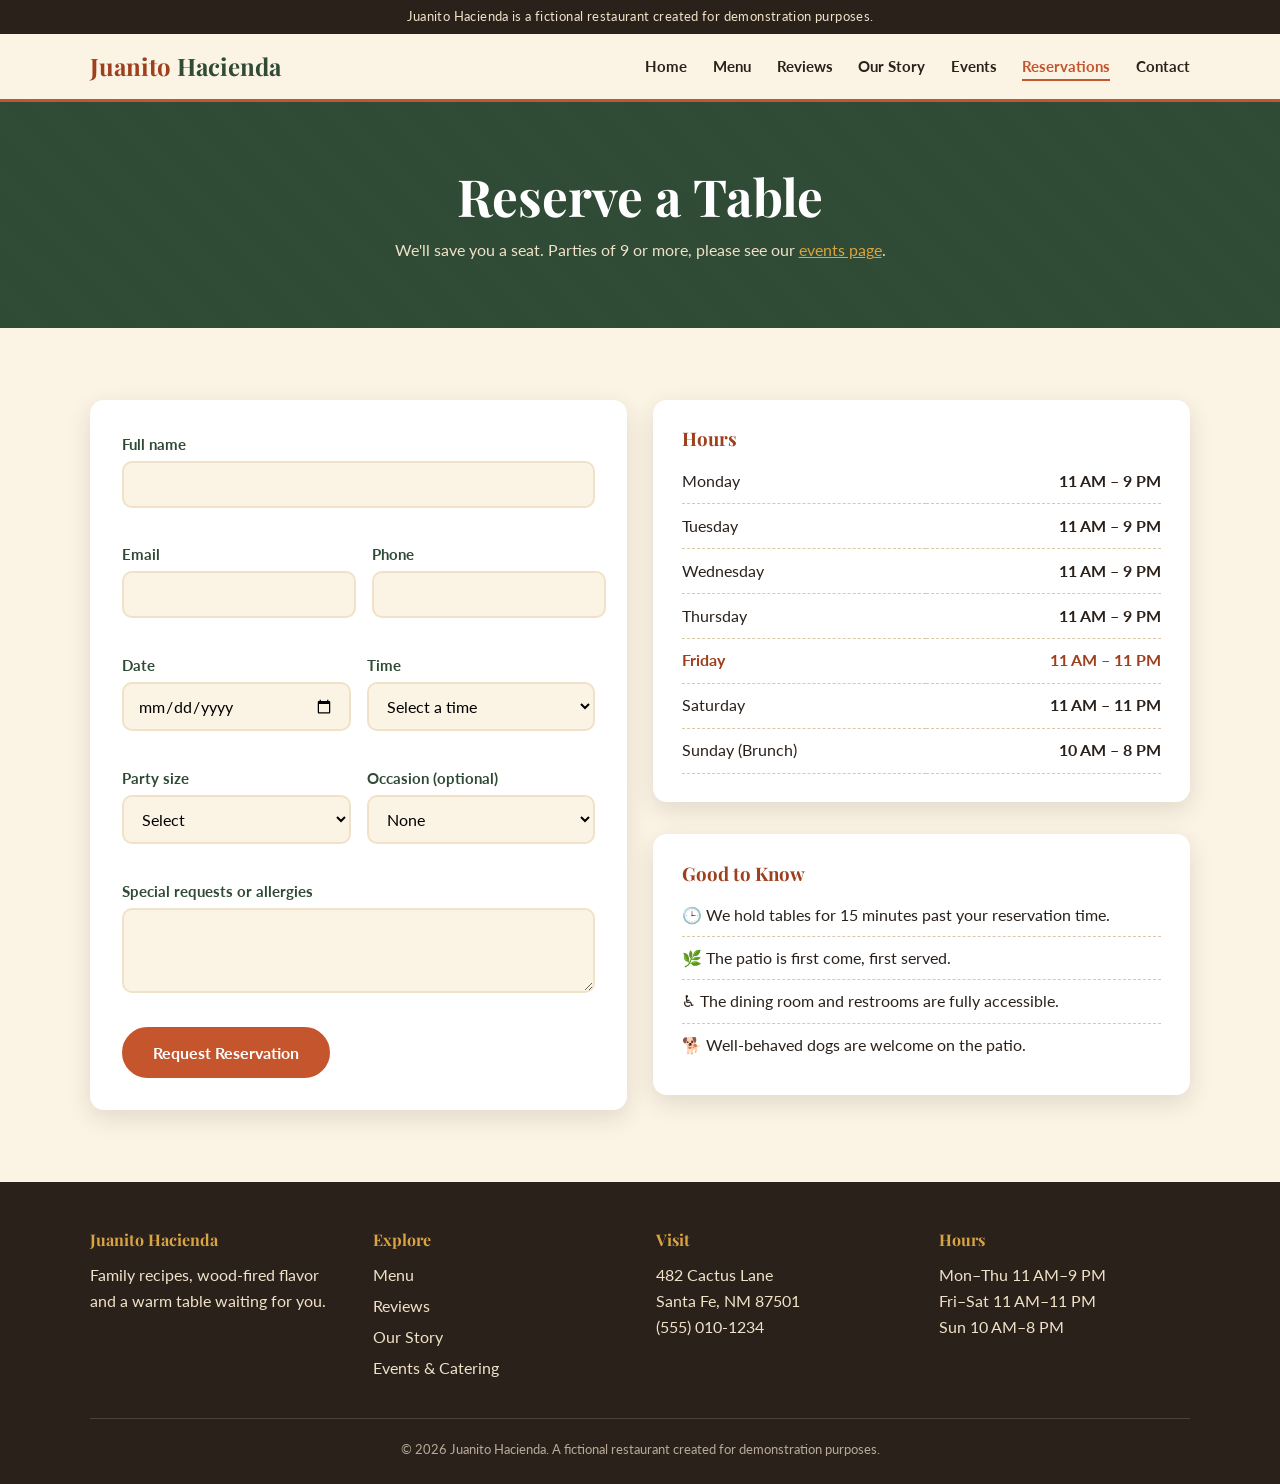
<file: reservations.html>
<!DOCTYPE html>
<html lang="en">
<head>
  <meta charset="UTF-8">
  <meta name="viewport" content="width=device-width, initial-scale=1.0">
  <title>Reservations | Juanito Hacienda</title>
  <meta name="description" content="Reserve a table at Juanito Hacienda.">
  <link rel="preconnect" href="https://fonts.googleapis.com">
  <link rel="preconnect" href="https://fonts.gstatic.com" crossorigin>
  <link href="https://fonts.googleapis.com/css2?family=Lato:wght@400;700&family=Playfair+Display:wght@600;700&display=swap" rel="stylesheet">
  <link rel="stylesheet" href="css/style.css">
  <link rel="icon" href="data:image/svg+xml,%3Csvg xmlns='http://www.w3.org/2000/svg' viewBox='0 0 100 100'%3E%3Ctext y='.9em' font-size='90'%3E🌮%3C/text%3E%3C/svg%3E">
  <script src="js/main.js" defer></script>
</head>
<body>
  <div class="demo-banner">Juanito Hacienda is a fictional restaurant created for demonstration purposes.</div>
  <header>
    <div class="container nav">
      <a class="logo" href="index.html">Juanito <span>Hacienda</span></a>
      <button class="menu-toggle" aria-label="Toggle navigation" aria-expanded="false" aria-controls="nav-links">☰</button>
      <ul id="nav-links">
        <li><a href="index.html">Home</a></li>
        <li><a href="menu.html">Menu</a></li>
        <li><a href="reviews.html">Reviews</a></li>
        <li><a href="about.html">Our Story</a></li>
        <li><a href="events.html">Events</a></li>
        <li><a href="reservations.html">Reservations</a></li>
        <li><a href="contact.html">Contact</a></li>
      </ul>
    </div>
  </header>

  <main>
    <section class="page-hero">
      <div class="container">
        <h1>Reserve a Table</h1>
        <p>We'll save you a seat. Parties of 9 or more, please see our <a href="events.html" style="color: var(--gold);">events page</a>.</p>
      </div>
    </section>

    <section>
      <div class="container">
        <div class="grid two">
          <form class="styled" data-demo-form data-success="Your reservation request has been received! (Demo only: nothing was actually sent.)" novalidate style="margin: 0; max-width: none;">
            <div class="field"><label for="res-name">Full name</label><input id="res-name" type="text" required autocomplete="name"><span class="error"></span></div>
            <div class="form-row">
              <div class="field"><label for="res-email">Email</label><input id="res-email" type="email" required autocomplete="email"><span class="error"></span></div>
              <div class="field"><label for="res-phone">Phone</label><input id="res-phone" type="tel" required autocomplete="tel"><span class="error"></span></div>
            </div>
            <div class="form-row">
              <div class="field"><label for="res-date">Date</label><input id="res-date" type="date" data-min-today required><span class="error"></span></div>
              <div class="field"><label for="res-time">Time</label><select id="time-options" required></select><span class="error"></span></div>
            </div>
            <div class="form-row">
              <div class="field">
                <label for="res-party">Party size</label>
                <select id="res-party" required>
                  <option value="">Select</option>
                  <option>1</option><option>2</option><option>3</option><option>4</option>
                  <option>5</option><option>6</option><option>7</option><option>8</option>
                </select>
                <span class="error"></span>
              </div>
              <div class="field">
                <label for="res-occasion">Occasion (optional)</label>
                <select id="res-occasion">
                  <option value="">None</option>
                  <option>Birthday</option>
                  <option>Anniversary</option>
                  <option>Date night</option>
                  <option>Business meal</option>
                </select>
                <span class="error"></span>
              </div>
            </div>
            <div class="field"><label for="res-notes">Special requests or allergies</label><textarea id="res-notes" rows="3"></textarea><span class="error"></span></div>
            <button class="btn" type="submit">Request Reservation</button>
            <div class="success" role="status"></div>
          </form>

          <div>
            <div class="card reveal">
              <h3>Hours</h3>
              <table class="hours-table" aria-label="Opening hours">
                <tr data-day="1"><td>Monday</td><td>11 AM – 9 PM</td></tr>
                <tr data-day="2"><td>Tuesday</td><td>11 AM – 9 PM</td></tr>
                <tr data-day="3"><td>Wednesday</td><td>11 AM – 9 PM</td></tr>
                <tr data-day="4"><td>Thursday</td><td>11 AM – 9 PM</td></tr>
                <tr data-day="5"><td>Friday</td><td>11 AM – 11 PM</td></tr>
                <tr data-day="6"><td>Saturday</td><td>11 AM – 11 PM</td></tr>
                <tr data-day="0"><td>Sunday (Brunch)</td><td>10 AM – 8 PM</td></tr>
              </table>
            </div>
            <div class="card reveal mt">
              <h3>Good to Know</h3>
              <ul class="info-list">
                <li>🕒 We hold tables for 15 minutes past your reservation time.</li>
                <li>🌿 The patio is first come, first served.</li>
                <li>♿ The dining room and restrooms are fully accessible.</li>
                <li>🐕 Well-behaved dogs are welcome on the patio.</li>
              </ul>
            </div>
          </div>
        </div>
      </div>
    </section>
  </main>

  <footer>
    <div class="container">
      <div class="footer-grid">
        <div><h4>Juanito Hacienda</h4><p>Family recipes, wood-fired flavor and a warm table waiting for you.</p></div>
        <div><h4>Explore</h4><a href="menu.html">Menu</a><a href="reviews.html">Reviews</a><a href="about.html">Our Story</a><a href="events.html">Events &amp; Catering</a></div>
        <div><h4>Visit</h4><p>482 Cactus Lane<br>Santa Fe, NM 87501</p><p>(555) 010-1234</p></div>
        <div><h4>Hours</h4><p>Mon–Thu 11 AM–9 PM<br>Fri–Sat 11 AM–11 PM<br>Sun 10 AM–8 PM</p></div>
      </div>
      <div class="footer-bottom">© <span class="year"></span> Juanito Hacienda. A fictional restaurant created for demonstration purposes.</div>
    </div>
  </footer>
</body>
</html>
</file>
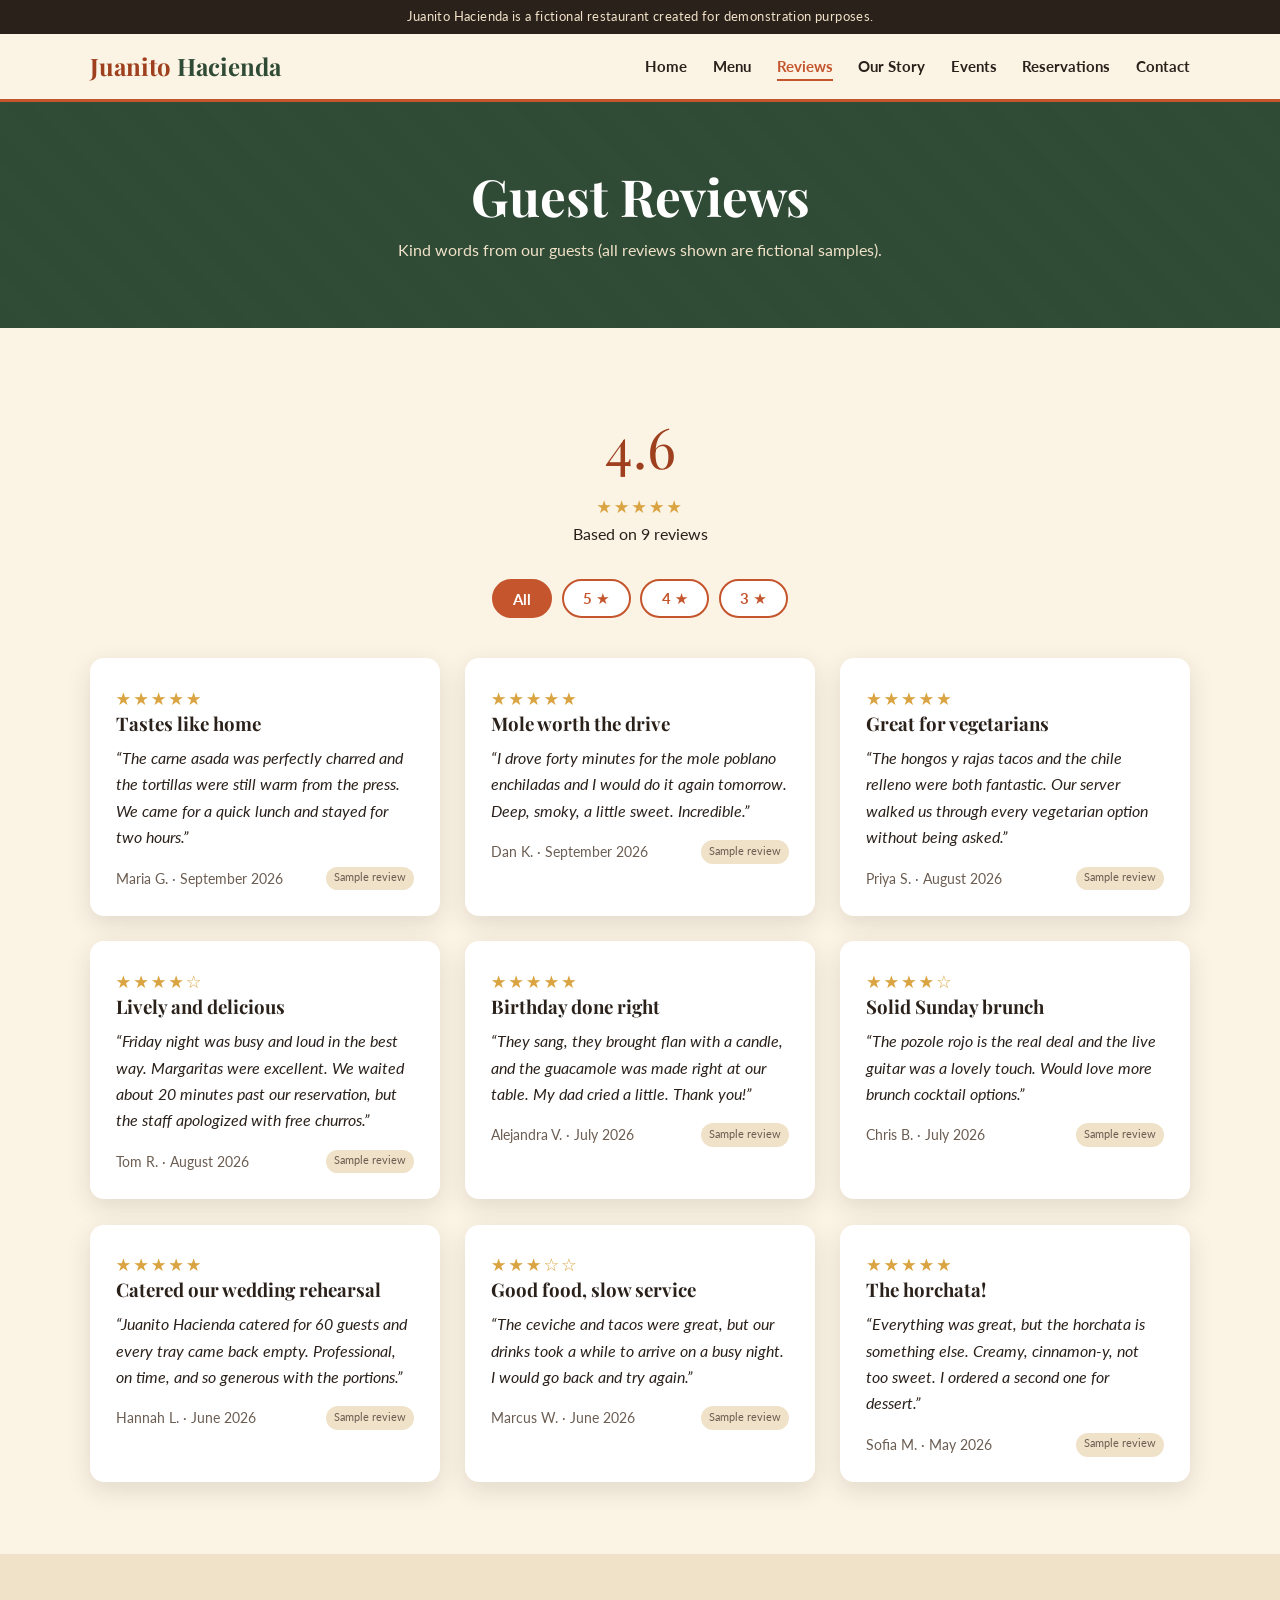
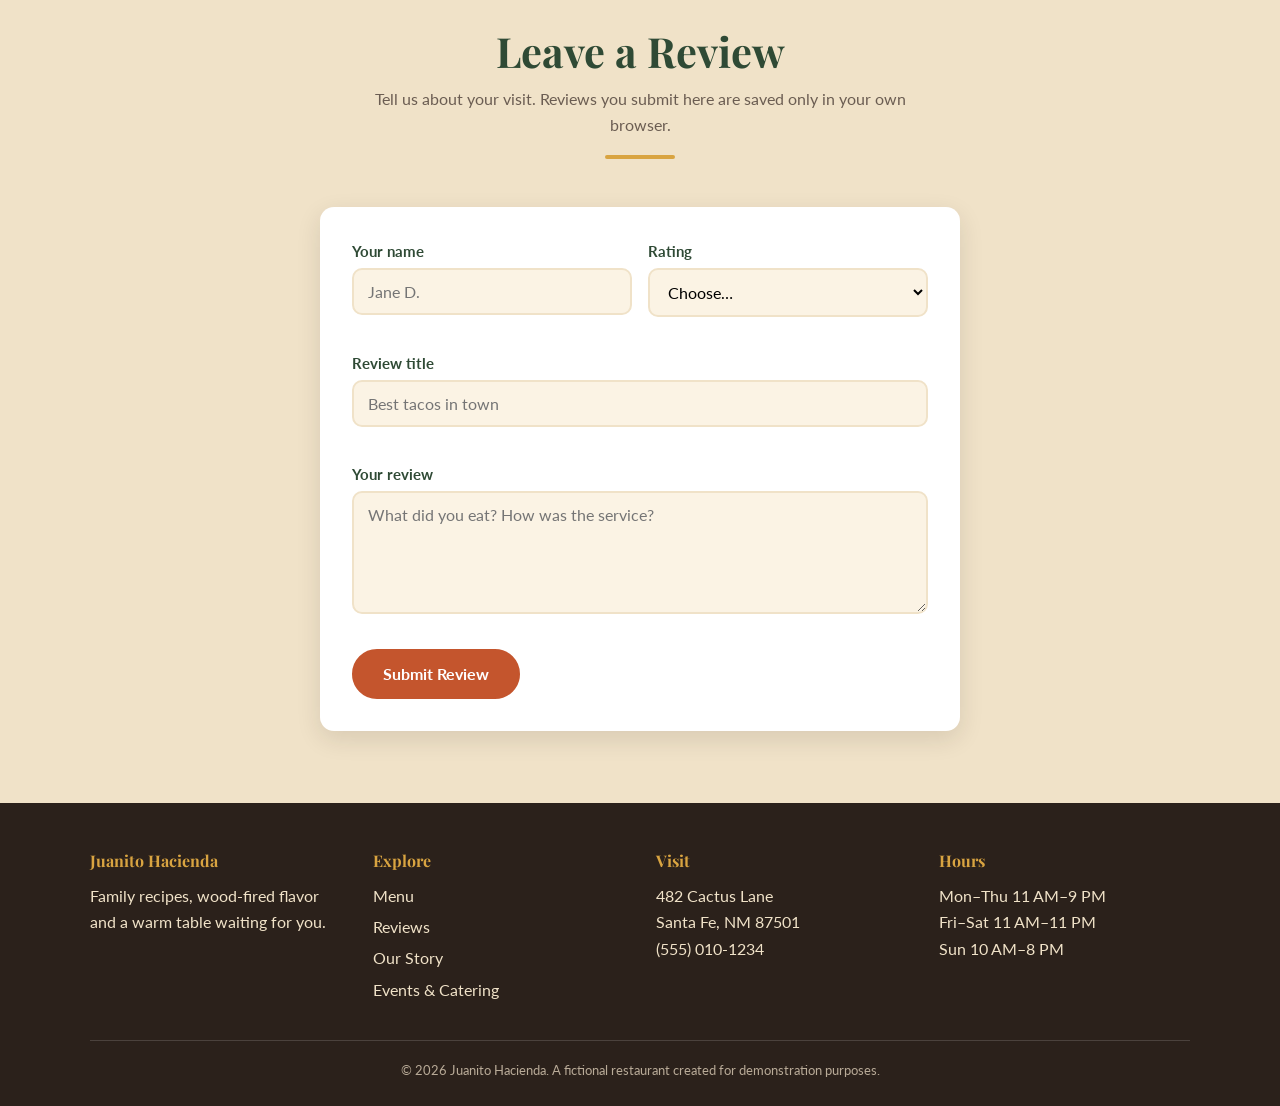
<file: reviews.html>
<!DOCTYPE html>
<html lang="en">
<head>
  <meta charset="UTF-8">
  <meta name="viewport" content="width=device-width, initial-scale=1.0">
  <title>Reviews | Juanito Hacienda</title>
  <meta name="description" content="See what guests say about Juanito Hacienda, and leave a review of your own.">
  <link rel="preconnect" href="https://fonts.googleapis.com">
  <link rel="preconnect" href="https://fonts.gstatic.com" crossorigin>
  <link href="https://fonts.googleapis.com/css2?family=Lato:wght@400;700&family=Playfair+Display:wght@600;700&display=swap" rel="stylesheet">
  <link rel="stylesheet" href="css/style.css">
  <link rel="icon" href="data:image/svg+xml,%3Csvg xmlns='http://www.w3.org/2000/svg' viewBox='0 0 100 100'%3E%3Ctext y='.9em' font-size='90'%3E🌮%3C/text%3E%3C/svg%3E">
  <script src="js/main.js" defer></script>
</head>
<body>
  <div class="demo-banner">Juanito Hacienda is a fictional restaurant created for demonstration purposes.</div>
  <header>
    <div class="container nav">
      <a class="logo" href="index.html">Juanito <span>Hacienda</span></a>
      <button class="menu-toggle" aria-label="Toggle navigation" aria-expanded="false" aria-controls="nav-links">☰</button>
      <ul id="nav-links">
        <li><a href="index.html">Home</a></li>
        <li><a href="menu.html">Menu</a></li>
        <li><a href="reviews.html">Reviews</a></li>
        <li><a href="about.html">Our Story</a></li>
        <li><a href="events.html">Events</a></li>
        <li><a href="reservations.html">Reservations</a></li>
        <li><a href="contact.html">Contact</a></li>
      </ul>
    </div>
  </header>

  <main>
    <section class="page-hero">
      <div class="container">
        <h1>Guest Reviews</h1>
        <p>Kind words from our guests (all reviews shown are fictional samples).</p>
      </div>
    </section>

    <section>
      <div class="container">
        <div class="rating-summary">
          <div class="big" id="avg-rating">4.6</div>
          <div class="stars" id="avg-stars">★★★★★</div>
          <div id="review-count">Based on 9 reviews</div>
        </div>

        <div class="filters" id="review-filters" role="group" aria-label="Filter reviews by rating">
          <button class="filter-btn active" data-rating="all">All</button>
          <button class="filter-btn" data-rating="5">5 ★</button>
          <button class="filter-btn" data-rating="4">4 ★</button>
          <button class="filter-btn" data-rating="3">3 ★</button>
        </div>

        <div class="grid three" id="reviews-grid" aria-live="polite">
          <noscript><p class="empty">Please enable JavaScript to view reviews.</p></noscript>
        </div>
      </div>
    </section>

    <section class="alt">
      <div class="container">
        <div class="section-title">
          <h2>Leave a Review</h2>
          <p>Tell us about your visit. Reviews you submit here are saved only in your own browser.</p>
          <div class="divider"></div>
        </div>
        <form class="styled" id="review-form" novalidate>
          <div class="form-row">
            <div class="field">
              <label for="r-name">Your name</label>
              <input id="r-name" name="name" type="text" required placeholder="Jane D.">
              <span class="error"></span>
            </div>
            <div class="field">
              <label for="r-rating">Rating</label>
              <select id="r-rating" name="rating" required>
                <option value="">Choose…</option>
                <option value="5">5 – Outstanding</option>
                <option value="4">4 – Great</option>
                <option value="3">3 – Good</option>
                <option value="2">2 – Fair</option>
                <option value="1">1 – Poor</option>
              </select>
              <span class="error"></span>
            </div>
          </div>
          <div class="field">
            <label for="r-title">Review title</label>
            <input id="r-title" name="title" type="text" required placeholder="Best tacos in town">
            <span class="error"></span>
          </div>
          <div class="field">
            <label for="r-text">Your review</label>
            <textarea id="r-text" name="text" rows="5" required placeholder="What did you eat? How was the service?"></textarea>
            <span class="error"></span>
          </div>
          <button class="btn" type="submit">Submit Review</button>
          <div class="success" role="status"></div>
        </form>
      </div>
    </section>
  </main>

  <footer>
    <div class="container">
      <div class="footer-grid">
        <div><h4>Juanito Hacienda</h4><p>Family recipes, wood-fired flavor and a warm table waiting for you.</p></div>
        <div><h4>Explore</h4><a href="menu.html">Menu</a><a href="reviews.html">Reviews</a><a href="about.html">Our Story</a><a href="events.html">Events &amp; Catering</a></div>
        <div><h4>Visit</h4><p>482 Cactus Lane<br>Santa Fe, NM 87501</p><p>(555) 010-1234</p></div>
        <div><h4>Hours</h4><p>Mon–Thu 11 AM–9 PM<br>Fri–Sat 11 AM–11 PM<br>Sun 10 AM–8 PM</p></div>
      </div>
      <div class="footer-bottom">© <span class="year"></span> Juanito Hacienda. A fictional restaurant created for demonstration purposes.</div>
    </div>
  </footer>
</body>
</html>
</file>
<file: css/style.css>
:root {
  --terracotta: #c4552d;
  --terracotta-dark: #9e3f1d;
  --cream: #fbf3e4;
  --sand: #f0e2c8;
  --green: #2f4a35;
  --gold: #d9a441;
  --ink: #2b211b;
  --muted: #6b5d52;
  --white: #ffffff;
  --radius: 14px;
  --shadow: 0 8px 24px rgba(43, 33, 27, 0.12);
}

* { box-sizing: border-box; margin: 0; padding: 0; }
html { scroll-behavior: smooth; }
body {
  font-family: 'Lato', system-ui, sans-serif;
  color: var(--ink);
  background: var(--cream);
  line-height: 1.65;
}
h1, h2, h3, h4 { font-family: 'Playfair Display', Georgia, serif; line-height: 1.2; }
a { color: var(--terracotta-dark); }
img { max-width: 100%; display: block; }
.container { width: min(1100px, 92%); margin: 0 auto; }
section { padding: 4.5rem 0; }

/* Demo banner */
.demo-banner {
  background: var(--ink);
  color: var(--sand);
  text-align: center;
  font-size: 0.8rem;
  padding: 0.4rem 1rem;
  letter-spacing: 0.03em;
}

/* Header / nav */
header {
  position: sticky; top: 0; z-index: 50;
  background: rgba(251, 243, 228, 0.95);
  backdrop-filter: blur(8px);
  border-bottom: 3px solid var(--terracotta);
}
.nav { display: flex; align-items: center; justify-content: space-between; padding: 0.8rem 0; }
.logo {
  font-family: 'Playfair Display', serif;
  font-size: 1.5rem; font-weight: 700;
  color: var(--terracotta-dark); text-decoration: none;
}
.logo span { color: var(--green); }
.nav ul { display: flex; gap: 1.6rem; list-style: none; }
.nav ul a {
  text-decoration: none; color: var(--ink); font-weight: 700;
  font-size: 0.95rem; padding-bottom: 4px; border-bottom: 2px solid transparent;
  transition: border-color 0.2s, color 0.2s;
}
.nav ul a:hover, .nav ul a.active { color: var(--terracotta); border-color: var(--terracotta); }
.menu-toggle {
  display: none; background: none; border: 2px solid var(--terracotta);
  color: var(--terracotta); font-size: 1.4rem; border-radius: 8px;
  padding: 0.1rem 0.6rem; cursor: pointer;
}

/* Buttons */
.btn {
  display: inline-block; background: var(--terracotta); color: var(--white);
  padding: 0.85rem 1.8rem; border-radius: 999px; text-decoration: none;
  font-weight: 700; border: 2px solid var(--terracotta); cursor: pointer;
  font-size: 1rem; font-family: inherit;
  transition: transform 0.15s, background 0.2s;
}
.btn:hover { background: var(--terracotta-dark); transform: translateY(-2px); }
.btn.outline { background: transparent; color: var(--white); border-color: var(--white); }
.btn.outline:hover { background: var(--white); color: var(--terracotta-dark); }
.btn.dark-outline { background: transparent; color: var(--terracotta); }
.btn.dark-outline:hover { background: var(--terracotta); color: var(--white); }

/* Hero */
.hero {
  background:
    linear-gradient(rgba(43, 33, 27, 0.62), rgba(43, 33, 27, 0.72)),
    repeating-linear-gradient(45deg, #c4552d 0 24px, #b44a25 24px 48px);
  color: var(--white); text-align: center; padding: 8rem 0 7rem;
}
.hero h1 { font-size: clamp(2.6rem, 7vw, 4.8rem); margin-bottom: 0.8rem; }
.hero p.tag { font-size: 1.2rem; max-width: 620px; margin: 0 auto 2rem; color: var(--sand); }
.hero .actions { display: flex; gap: 1rem; justify-content: center; flex-wrap: wrap; }
.eyebrow {
  text-transform: uppercase; letter-spacing: 0.25em; font-size: 0.8rem;
  color: var(--gold); margin-bottom: 1rem; font-weight: 700;
}

/* Page header (inner pages) */
.page-hero {
  background: linear-gradient(rgba(47, 74, 53, 0.92), rgba(47, 74, 53, 0.92)),
    repeating-linear-gradient(45deg, #2f4a35 0 20px, #3a5a41 20px 40px);
  color: var(--white); text-align: center; padding: 4rem 0;
}
.page-hero h1 { font-size: clamp(2rem, 5vw, 3.2rem); }
.page-hero p { color: var(--sand); max-width: 600px; margin: 0.6rem auto 0; }

/* Section titles */
.section-title { text-align: center; margin-bottom: 3rem; }
.section-title h2 { font-size: clamp(1.8rem, 4vw, 2.6rem); color: var(--green); }
.section-title p { color: var(--muted); max-width: 580px; margin: 0.6rem auto 0; }
.divider { width: 70px; height: 4px; background: var(--gold); margin: 1rem auto 0; border-radius: 4px; }

/* Cards / grids */
.grid { display: grid; gap: 1.6rem; }
.grid.three { grid-template-columns: repeat(auto-fit, minmax(260px, 1fr)); }
.grid.two { grid-template-columns: repeat(auto-fit, minmax(320px, 1fr)); }
.card {
  background: var(--white); border-radius: var(--radius);
  padding: 1.8rem; box-shadow: var(--shadow);
  transition: transform 0.2s;
}
.card:hover { transform: translateY(-4px); }
.card .icon { font-size: 2.4rem; margin-bottom: 0.6rem; }
.card h3 { color: var(--terracotta-dark); margin-bottom: 0.5rem; }
.card p { color: var(--muted); }

.alt { background: var(--sand); }
.green-band { background: var(--green); color: var(--white); }
.green-band h2 { color: var(--white); }

/* Split layout */
.split { display: grid; grid-template-columns: 1fr 1fr; gap: 3rem; align-items: center; }
.split h2 { color: var(--green); font-size: 2.2rem; margin-bottom: 1rem; }
.split p { margin-bottom: 1rem; color: var(--muted); }
.art-block {
  min-height: 320px; border-radius: var(--radius); box-shadow: var(--shadow);
  display: flex; align-items: center; justify-content: center;
  font-size: 7rem;
  background: linear-gradient(135deg, var(--gold), var(--terracotta));
}

/* Menu */
.filters { display: flex; flex-wrap: wrap; gap: 0.6rem; justify-content: center; margin-bottom: 2.5rem; }
.filter-btn {
  background: var(--white); border: 2px solid var(--terracotta); color: var(--terracotta);
  padding: 0.5rem 1.2rem; border-radius: 999px; cursor: pointer;
  font-weight: 700; font-family: inherit; font-size: 0.95rem;
  transition: all 0.2s;
}
.filter-btn:hover, .filter-btn.active { background: var(--terracotta); color: var(--white); }
.menu-item {
  display: flex; justify-content: space-between; gap: 1rem;
  background: var(--white); border-radius: var(--radius); padding: 1.3rem 1.5rem;
  box-shadow: var(--shadow); border-left: 5px solid var(--gold);
}
.menu-item h3 { font-size: 1.15rem; color: var(--green); }
.menu-item p { color: var(--muted); font-size: 0.93rem; margin-top: 0.25rem; }
.menu-item .price { font-family: 'Playfair Display', serif; font-weight: 700; color: var(--terracotta-dark); font-size: 1.2rem; white-space: nowrap; }
.badge {
  display: inline-block; font-size: 0.7rem; font-weight: 700; text-transform: uppercase;
  background: var(--sand); color: var(--green); padding: 0.1rem 0.5rem;
  border-radius: 999px; margin-left: 0.4rem; letter-spacing: 0.05em;
}
.menu-note { text-align: center; color: var(--muted); font-size: 0.9rem; margin-top: 2rem; }

/* Reviews */
.rating-summary { text-align: center; margin-bottom: 2rem; }
.rating-summary .big { font-family: 'Playfair Display', serif; font-size: 3.5rem; color: var(--terracotta-dark); }
.stars { color: var(--gold); letter-spacing: 0.1em; font-size: 1.1rem; }
.review-card { background: var(--white); border-radius: var(--radius); padding: 1.6rem; box-shadow: var(--shadow); }
.review-card .meta { display: flex; justify-content: space-between; margin-top: 1rem; font-size: 0.9rem; color: var(--muted); }
.review-card blockquote { margin-top: 0.6rem; font-style: italic; }
.sample-tag { font-size: 0.7rem; background: var(--sand); color: var(--muted); padding: 0.1rem 0.5rem; border-radius: 999px; }

/* Forms */
form.styled {
  background: var(--white); border-radius: var(--radius); padding: 2rem;
  box-shadow: var(--shadow); max-width: 640px; margin: 0 auto;
}
.form-row { display: grid; grid-template-columns: 1fr 1fr; gap: 1rem; }
.field { margin-bottom: 1.1rem; display: flex; flex-direction: column; }
.field label { font-weight: 700; margin-bottom: 0.3rem; font-size: 0.92rem; color: var(--green); }
.field input, .field select, .field textarea {
  padding: 0.75rem 0.9rem; border: 2px solid var(--sand); border-radius: 10px;
  font-family: inherit; font-size: 1rem; background: var(--cream);
}
.field input:focus, .field select:focus, .field textarea:focus {
  outline: none; border-color: var(--terracotta);
}
.error { color: #b3261e; font-size: 0.82rem; margin-top: 0.25rem; min-height: 1em; }
.success {
  display: none; background: #e3f1e5; color: #1d4a27; border: 2px solid #8bc596;
  padding: 1rem 1.2rem; border-radius: 10px; margin-top: 1rem; font-weight: 700;
}
.success.show { display: block; }

/* Hours table & info */
.hours-table { width: 100%; border-collapse: collapse; }
.hours-table td { padding: 0.55rem 0; border-bottom: 1px dashed #d9c9a8; }
.hours-table td:last-child { text-align: right; font-weight: 700; }
.hours-table tr.today td { color: var(--terracotta-dark); font-weight: 700; }

/* Timeline */
.timeline { border-left: 4px solid var(--gold); padding-left: 1.5rem; max-width: 700px; margin: 0 auto; }
.timeline .event { margin-bottom: 2rem; position: relative; }
.timeline .event::before {
  content: ''; position: absolute; left: -2.1rem; top: 0.4rem;
  width: 16px; height: 16px; border-radius: 50%; background: var(--terracotta);
  border: 3px solid var(--cream);
}
.timeline .year { font-family: 'Playfair Display', serif; color: var(--terracotta-dark); font-weight: 700; font-size: 1.3rem; }

/* CTA */
.cta { text-align: center; }
.cta h2 { font-size: clamp(1.8rem, 4vw, 2.6rem); margin-bottom: 1rem; }
.cta p { max-width: 560px; margin: 0 auto 1.6rem; color: var(--sand); }

/* Footer */
footer { background: var(--ink); color: var(--sand); padding: 3rem 0 1.5rem; }
.footer-grid { display: grid; grid-template-columns: repeat(auto-fit, minmax(220px, 1fr)); gap: 2rem; margin-bottom: 2rem; }
footer h4 { color: var(--gold); margin-bottom: 0.8rem; }
footer a { color: var(--sand); text-decoration: none; display: block; margin-bottom: 0.3rem; }
footer a:hover { color: var(--gold); }
.footer-bottom { border-top: 1px solid rgba(255, 255, 255, 0.15); padding-top: 1.2rem; text-align: center; font-size: 0.82rem; color: #b9ab98; }

/* Scroll reveal */
.reveal { opacity: 0; transform: translateY(24px); transition: opacity 0.6s, transform 0.6s; }
.reveal.visible { opacity: 1; transform: none; }

/* Responsive */
@media (max-width: 800px) {
  .menu-toggle { display: block; }
  .nav ul {
    display: none; position: absolute; top: 100%; left: 0; right: 0;
    flex-direction: column; gap: 0; background: var(--cream);
    border-bottom: 3px solid var(--terracotta); padding: 0.5rem 4%;
  }
  .nav ul.open { display: flex; }
  .nav ul li { padding: 0.7rem 0; border-bottom: 1px solid var(--sand); }
  .split { grid-template-columns: 1fr; }
  .form-row { grid-template-columns: 1fr; }
  .hero { padding: 5rem 0 4.5rem; }
  section { padding: 3.2rem 0; }
}

/* Extras: menu, search, status, FAQ, misc */
.cat-title {
  grid-column: 1 / -1; font-size: 1.6rem; color: var(--terracotta-dark);
  margin-top: 1rem; border-bottom: 2px solid var(--gold); padding-bottom: 0.3rem;
}
.cat-title small { font-family: 'Lato', sans-serif; font-size: 0.85rem; color: var(--muted); font-weight: 400; margin-left: 0.6rem; }
.search-box { max-width: 420px; margin: 0 auto 1.5rem; }
.search-box input {
  width: 100%; padding: 0.8rem 1.1rem; border: 2px solid var(--sand);
  border-radius: 999px; font-family: inherit; font-size: 1rem; background: var(--white);
}
.search-box input:focus { outline: none; border-color: var(--terracotta); }
.empty { text-align: center; color: var(--muted); grid-column: 1 / -1; padding: 2rem 0; }
.status-pill { display: inline-block; padding: 0.3rem 0.9rem; border-radius: 999px; font-size: 0.85rem; font-weight: 700; }
.status-pill.open { background: #e3f1e5; color: #1d4a27; }
.status-pill.closed { background: #f6dcd6; color: #8a2b19; }
details.faq { background: var(--white); border-radius: var(--radius); padding: 1rem 1.4rem; box-shadow: var(--shadow); margin-bottom: 0.9rem; }
details.faq summary { cursor: pointer; font-weight: 700; color: var(--green); }
details.faq p { margin-top: 0.7rem; color: var(--muted); }
.dish-art { font-size: 3.4rem; text-align: center; background: var(--sand); border-radius: 10px; padding: 1.2rem; margin-bottom: 1rem; }
.stat-row { display: flex; gap: 3rem; justify-content: center; flex-wrap: wrap; text-align: center; }
.stat strong { font-family: 'Playfair Display', serif; font-size: 2.6rem; color: var(--gold); display: block; }
.avatar {
  width: 64px; height: 64px; border-radius: 50%; background: var(--terracotta); color: var(--white);
  display: flex; align-items: center; justify-content: center;
  font-family: 'Playfair Display', serif; font-size: 1.5rem; margin-bottom: 0.8rem;
}
.center { text-align: center; }
.mt { margin-top: 2rem; }
.info-list { list-style: none; }
.info-list li { padding: 0.5rem 0; border-bottom: 1px dashed #d9c9a8; }
.info-list li:last-child { border-bottom: 0; }
.map-placeholder {
  min-height: 260px; border-radius: var(--radius); box-shadow: var(--shadow);
  display: flex; align-items: center; justify-content: center; text-align: center; padding: 1rem;
  background: repeating-linear-gradient(45deg, var(--sand) 0 18px, #ead9b8 18px 36px);
  color: var(--muted); font-weight: 700;
}
</file>
